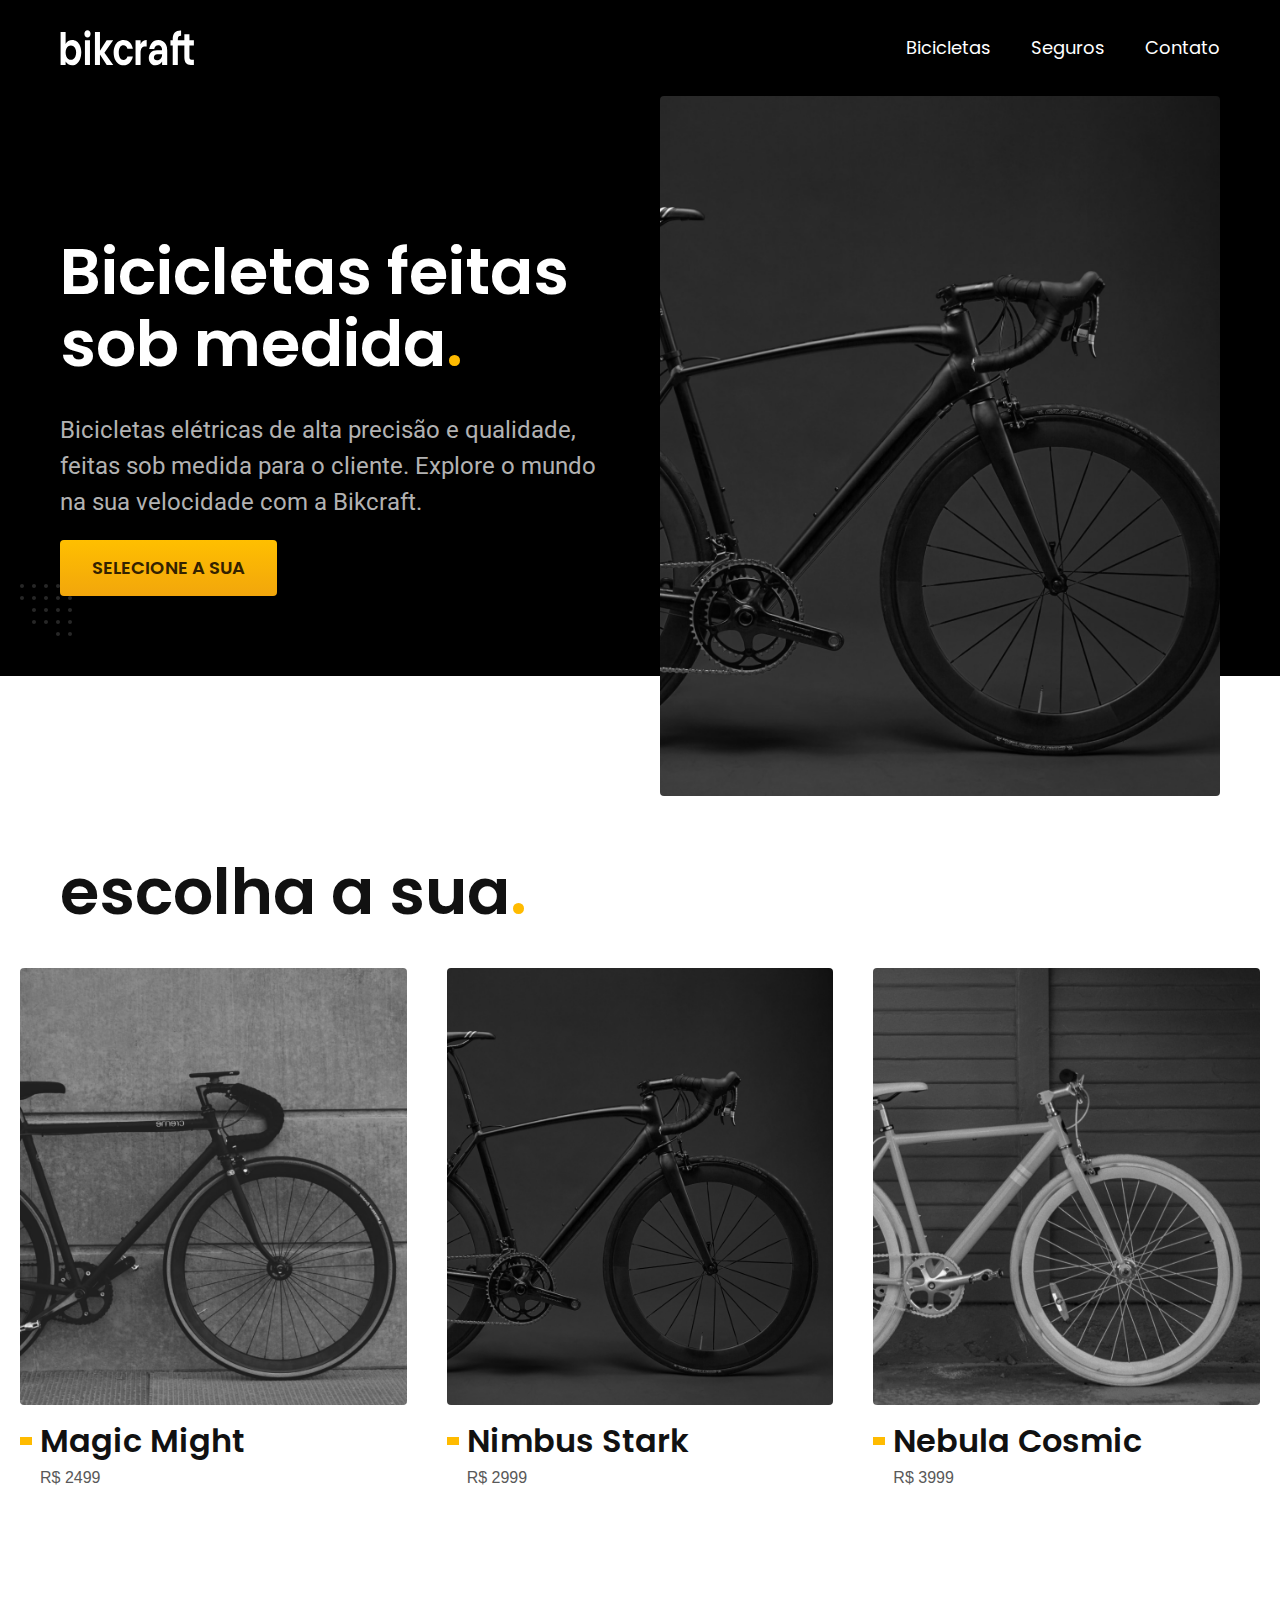
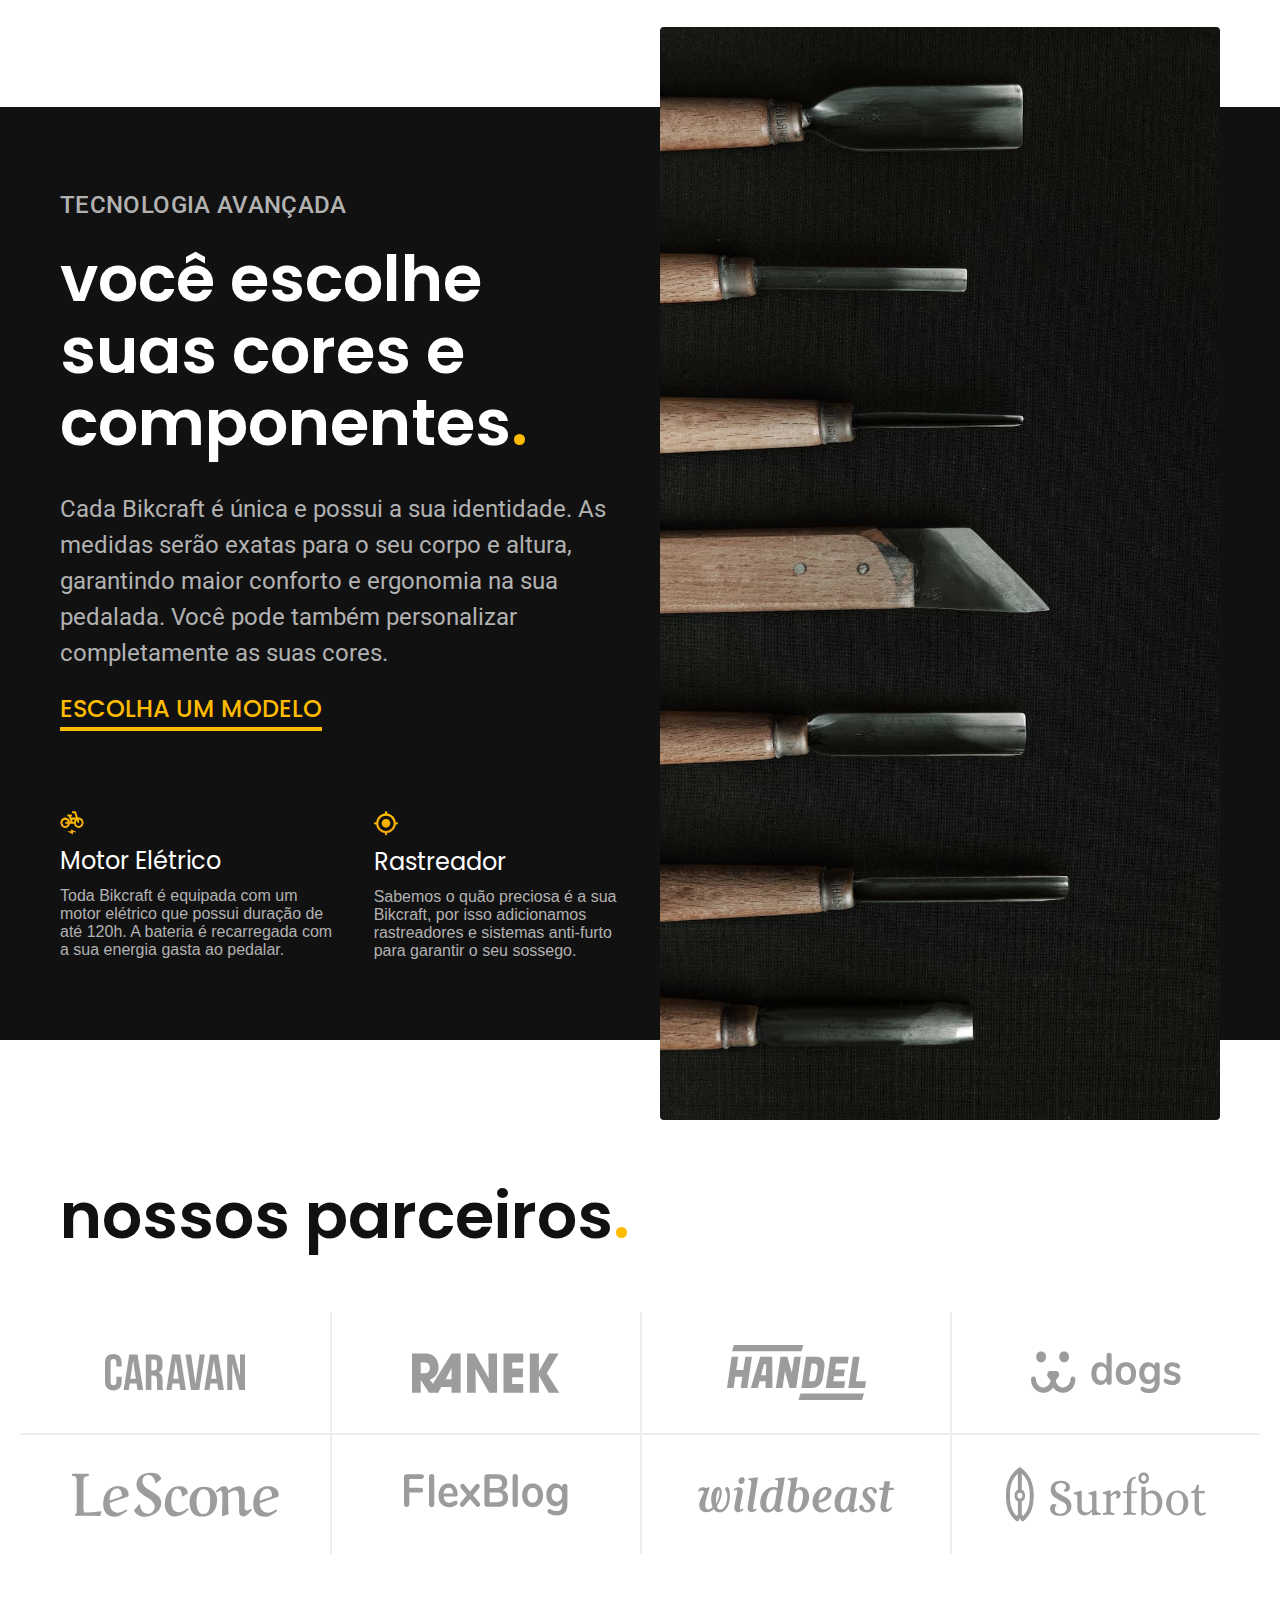
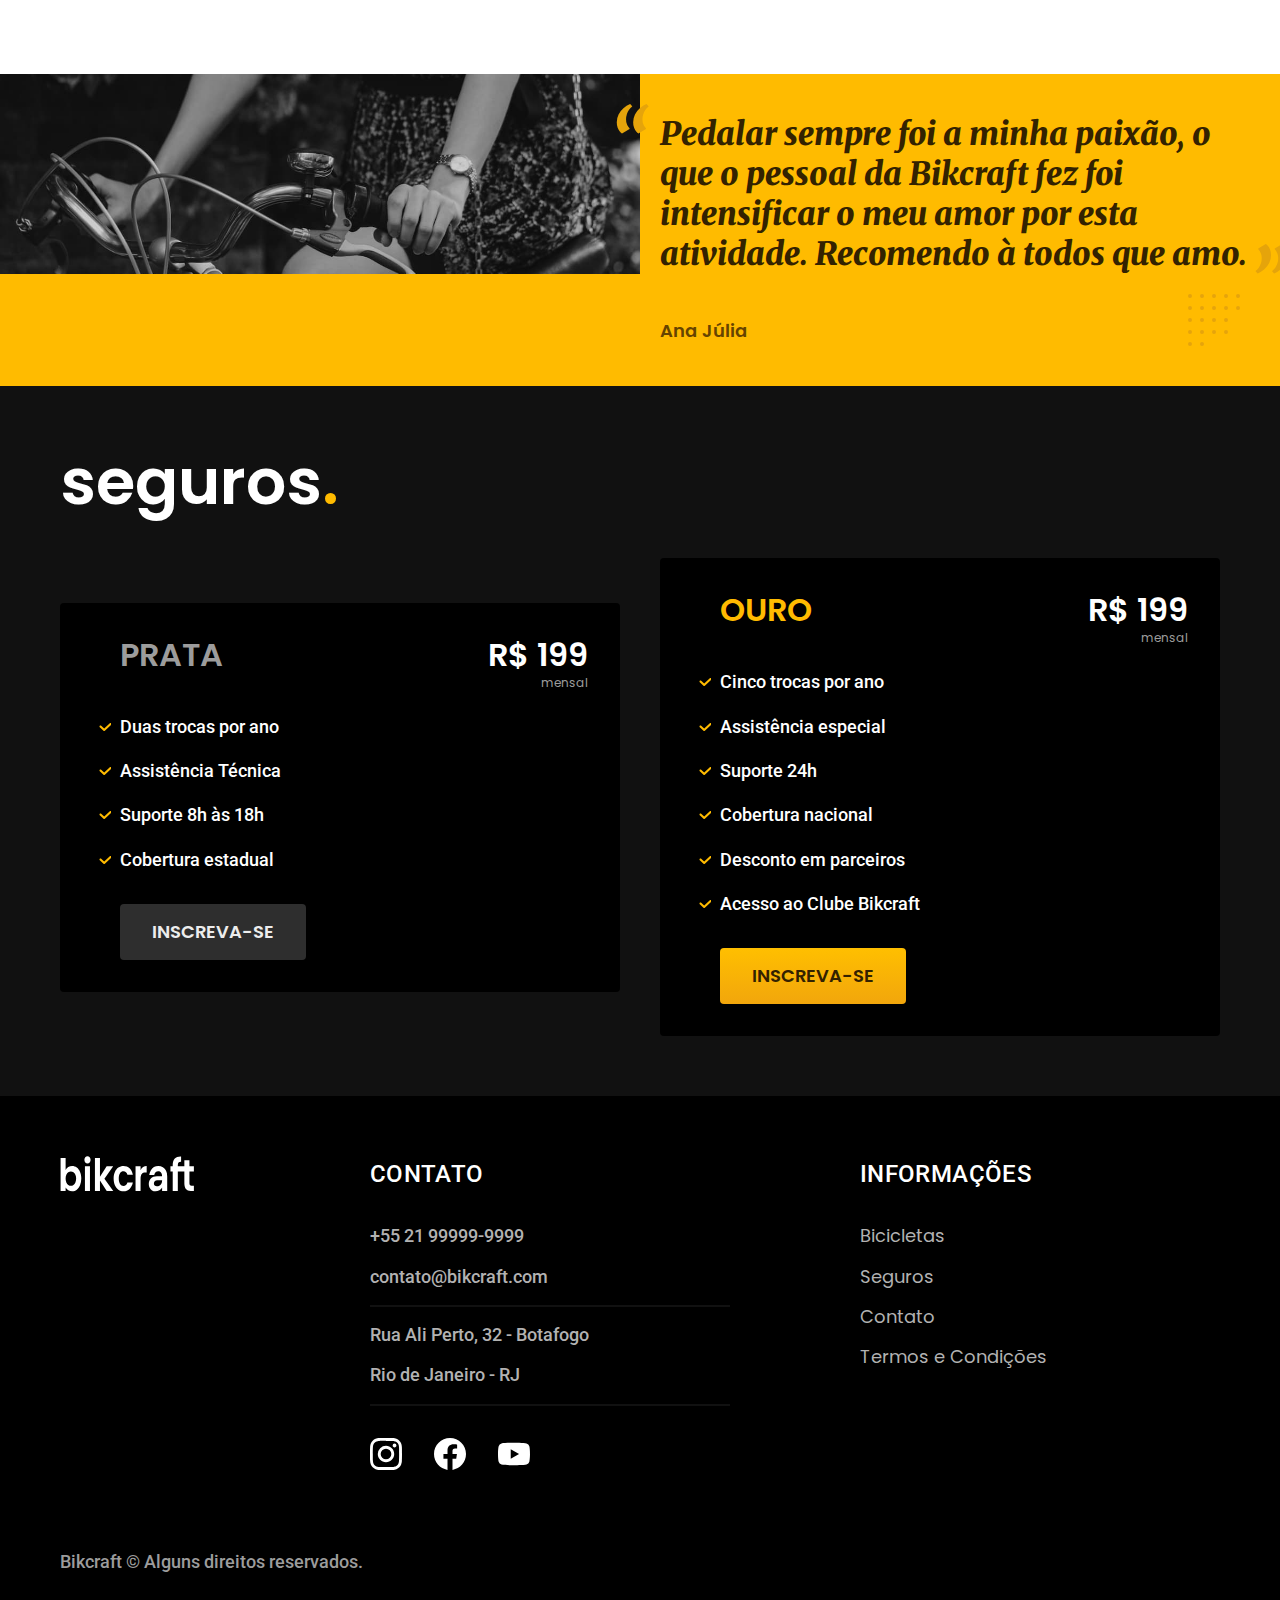
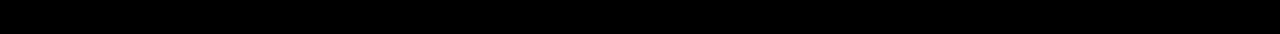
<file: index.html>
<!DOCTYPE html>

<html lang="pt-br">

<head>
  <meta charset="UTF-8">
  <meta name="viewport" content="width=device-width, initial-scale=1.0">
  <title>Bikcraft - Bicicletas Elétricas</title>
  <meta name="description" content="Bicicletas elétricas de alta precisão e qualidade,  feitas sob medida para o cliente. Explore o mundo na sua velocidade com a Bikcraft.">

  <link rel="icon" href="./img/favicon.svg" type="image/svg+xml">
  <link rel="preload" href="./CSS/style.min.css
" as="style">
  <link rel="stylesheet" href="./CSS/style.min.css
">


  <link rel="preconnect" href="https://fonts.googleapis.com">
  <link rel="preconnect" href="https://fonts.gstatic.com" crossorigin>
  <link href="https://fonts.googleapis.com/css2?family=Fira+Sans:wght@400;700&family=Merriweather:ital,wght@1,900&family=Poppins:wght@400;600&family=Roboto:wght@400;500&display=swap" rel="stylesheet">

  <script>
    document.documentElement.classList.add('js');
  </script>
</head>

<body>
  <header class="header-bg">
    <div class="header container">
      <a href="./">
        <img width="134" height="36" src="/img/bikcraft.svg" alt="Bikcraft">
      </a>
      <nav aria-label="primaria">
        <ul class="header-menu font-1-m cor-0">
          <li><a href="./bicicletas.html">Bicicletas</a></li>
          <li><a href="./seguros.html">Seguros</a></li>
          <li><a href="./contato.html">Contato</a></li>
        </ul>
      </nav>
    </div>
  </header>

  <main class="introducao-bg">
    <div class="introducao container">
      <div class="introducao-conteudo">
        <h1 class="font-1-xxl cor-0 fadeInDown" data-anime="200">Bicicletas feitas sob medida<span class="cor-p1">.</span></h1>
        <p class="font-2-l cor-5 fadeInDown" data-anime="400">Bicicletas elétricas de alta precisão e qualidade, feitas sob medida para o cliente. Explore o mundo na sua velocidade com a Bikcraft.</p>
        <a class="botao fadeInDown" data-anime="600" href="./bicicletas.html">Selecione a sua</a>
      </div>
      <picture data-anime="800" class="fadeInDown">
        <source media="(max-width: 800px)" srcset="./img/bicicletas/nimbus.jpg">
        <img src="/img/fotos/introdução.jpg" width="1280" height="1600" alt="Bicicleta elétrica preta">
      </picture>
    </div>
  </main>

  <article class="bicicletas-lista">
    <h2 class=" container font-1-xxl">escolha a sua<span class="cor-p1">.</span></h2>

    <ul>
      <li>
        <a href="./bicicletas/magic.html">
          <img src="/img/bicicletas/magic-home.jpg" alt="Bicicleta preta">
          <h3 class="font-1-xl">Magic Might</h3>
          <span class=".font-2-m cor-8">R$ 2499</span>
        </a>
      </li>

      <li>
        <a href="./bicicletas/nimbus.html">
          <img src="/img/bicicletas/nimbus-home.jpg" alt="Bicicleta preta">
          <h3 class="font-1-xl">Nimbus Stark</h3>
          <span class=".font-2-m cor-8">R$ 2999</span>
        </a>
      </li>

      <li>
        <a href="./bicicletas/nebula.html">
          <img src="/img/bicicletas/nebulo-home.jpg" alt="Bicicleta preta">
          <h3 class="font-1-xl">Nebula Cosmic</h3>
          <span class=".font-2-m cor-8">R$ 3999</span>
        </a>
      </li>
    </ul>
  </article>

  <article class="tecnologia-bg">
    <div class="tecnologia container">
      <div class="tecnologia-conteudo">
        <span class="font-2-l-b cor-5">Tecnologia Avançada</span>
        <h2 class="font-1-xxl cor-0">você escolhe suas cores e componentes<span class="cor-p1">.</span></h2>
        <p class="font-2-l cor-5">Cada Bikcraft é única e possui a sua identidade. As medidas serão exatas para o seu corpo e altura, garantindo maior conforto e ergonomia na sua pedalada. Você pode também personalizar completamente as suas cores.</p>
        <a class="link" href="./bicicletas.html">Escolha um modelo</a>
        <div class="tecnologia-vantagens">
          <div>
            <img src="./img/ícones/Elétrica.svg" width="24" height="24" alt="">
            <h3 class="font-1-l cor-0">Motor Elétrico</h3>
            <p class=".font-2-s cor-5">Toda Bikcraft é equipada com um motor elétrico que possui duração de até 120h. A bateria é recarregada com a sua energia gasta ao pedalar.</p>
          </div>
          <div>
            <img src="./img/ícones/rastreador.svg" alt="">
            <h3 class=" font-1-l cor-0">Rastreador</h3>
            <p class=".font-2-s cor-5">Sabemos o quão preciosa é a sua Bikcraft, por isso adicionamos rastreadores e sistemas anti-furto para garantir o seu sossego.</p>
          </div>
        </div>
      </div>
      <div class="tecnologia-imagem">
        <img src="./img/fotos/otimizadas/tecnologia.jpg" alt="">
      </div>
    </div>
    </div>
  </article>

  <section class="parceiros" aria-label="Nossos Parceiros">
    <h2 class=" container font-1-xxl">nossos parceiros<span class="cor-p1">.</span></h2>
    <ul>
      <li><img src="./parceiros/caravan.svg" alt="caravan"></li>
      <li><img src="./parceiros/ranek.svg" alt="ranek"></li>
      <li><img src="./parceiros/handel.svg" alt="handel"></li>
      <li><img src="./parceiros/dogs.svg" alt="dogs"></li>
      <li><img src="./parceiros/Group.svg" alt="lescone"></li>
      <li><img src="./parceiros/flexblog.svg" alt="flexblog"></li>
      <li><img src="./parceiros/wildbeast.svg" alt="wildbeast"></li>
      <li><img src="./parceiros/surfbot.svg" alt="surfbot"></li>
    </ul>
  </section>

  <section class="depoimento" aria-label="Depoimento">
    <div>
      <img src="./img/fotos/otimizadas/depoimento.jpg" alt="Pessoa pedalando uma bicicleta Bikcraft">
    </div>
    <div class="depoimento-conteudo">
      <blockquote class="font-1-xl cor-p5">
        <p>Pedalar sempre foi a minha paixão, o que o pessoal da Bikcraft fez foi intensificar o meu amor por esta atividade. Recomendo à todos que amo.</p>
        <span class="font-1-m-b cor-p4">Ana Júlia</span>
      </blockquote>
    </div>
  </section>

  <article class="seguros-bg">
    <div class="seguros container">
      <h2 class=" font-1-xxl cor-0">seguros<span class="cor-p1">.</span></h2>
      <div class="seguros-item">
        <h3 class="font-1-xl cor-6">PRATA</h3>
        <span class="font-1-xl cor-0">R$ 199 <span class="font-1-xs cor-6">mensal</span></span>
        <ul class="font-2-m cor-0">
          <li>Duas trocas por ano</li>
          <li>Assistência Técnica</li>
          <li>Suporte 8h às 18h</li>
          <li>Cobertura estadual</li>
        </ul>
        <a class="botao secundario" href="./orcamento.html">Inscreva-se</a>
      </div>

      <div class="seguros-item">
        <h3 class="font-1-xl cor-p1">OURO</h3>
        <span class="font-1-xl cor-0">R$ 199 <span class="font-1-xs cor-6">mensal</span></span>
        <ul class="font-2-m cor-0">
          <li>Cinco trocas por ano</li>
          <li>Assistência especial</li>
          <li>Suporte 24h</li>
          <li>Cobertura nacional</li>
          <li>Desconto em parceiros</li>
          <li>Acesso ao Clube Bikcraft</li>
        </ul>
        <a class="botao" href="./orcamento.html">Inscreva-se</a>
      </div>
    </div>
  </article>

  <footer class="footer-bg">
    <div class="footer container">
      <img src="./img/bikcraft.svg" alt="Bikcraft">
      <div class="footer-contato">
        <h3 class="font-2-l-b cor-0">CONTATO</h3>
        <ul class="font-2-m cor-5">
          <li><a href="tel:+55 21 99999-9999">+55 21 99999-9999</a></li>
          <li><a href="mailto:contato@bikcraft.com">contato@bikcraft.com</a></li>
          <li>Rua Ali Perto, 32 - Botafogo</li>
          <li>Rio de Janeiro - RJ</li>
        </ul>
        <div class="footer-redes">
          <a href="./">
            <img src="./img/redes/otimizadas/instagram.svg" alt="Instagram">
          </a>
          <a href="./">
            <img src="./img/redes/otimizadas/facebook.svg" alt="Facebok">
          </a>
          <a href="./">
            <img src="./img/redes/otimizadas/youtube.svg" alt="Youtube">
          </a>
        </div>
      </div>
      <div class="footer-informacoes">
        <h3 class="font-2-l-b cor-0">INFORMAÇÕES</h3>
        <nav>
          <ul class="font-1-m cor-5">
            <li><a href="./bicicletas.html">Bicicletas</a></li>
            <li><a href="./seguros.html">Seguros</a></li>
            <li><a href="./contato.html">Contato</a></li>
            <li><a href="./termos.html">Termos e Condições</a></li>
          </ul>
        </nav>
      </div>
      <p class="footer-copy font-2-m cor-6">Bikcraft © Alguns direitos reservados.</p>
    </div>
    </div>

  </footer>
  <script src="./js/plugins/simple-anime.js"></script>
  <script src="./js/script.js"></script>
</body>

</html>
</file>
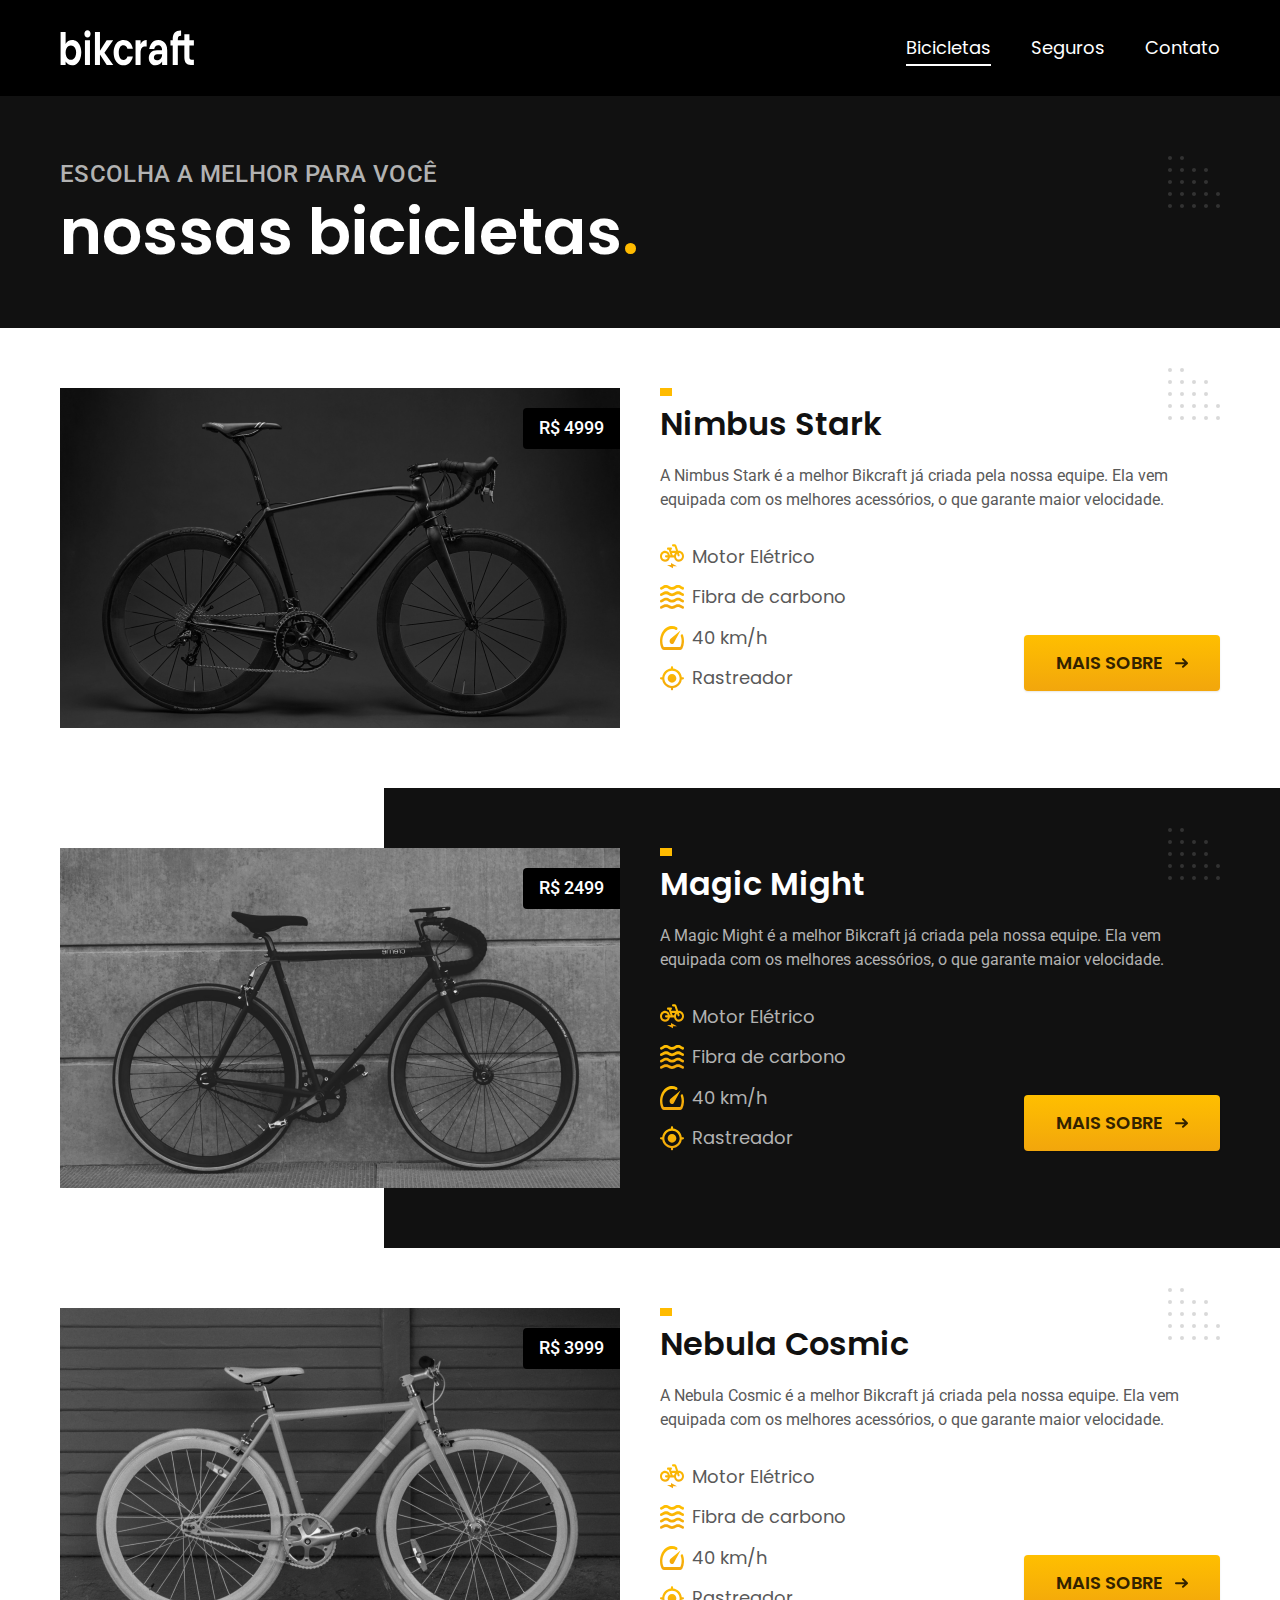
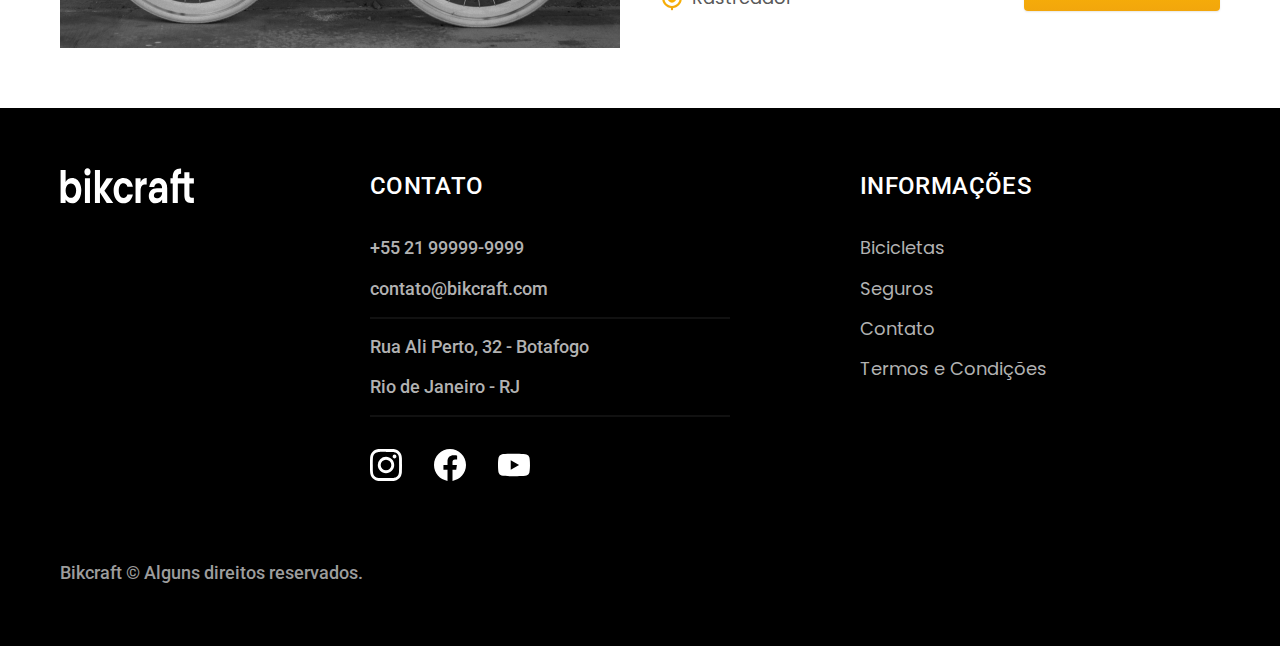
<file: bicicletas.html>
<!DOCTYPE html>

<html lang="pt-br">

<head>
  <meta charset="UTF-8">
  <meta name="viewport" content="width=device-width, initial-scale=1.0">
  <title>Bicicletas | Bikcraft</title>
  <meta name="description" content="Termos e cxondições.">

  <link rel="icon" href="./img/favicon.svg" type="image/svg+xml">
  <link rel="preload" href="./CSS/style.min.css
" as="style">
  <link rel="stylesheet" href="./CSS/style.min.css
">
  <link rel="preconnect" href="https://fonts.googleapis.com">
  <link rel="preconnect" href="https://fonts.gstatic.com" crossorigin>
  <link href="https://fonts.googleapis.com/css2?family=Fira+Sans:wght@400;700&family=Merriweather:ital,wght@1,900&family=Poppins:wght@400;600&family=Roboto:wght@400;500&display=swap" rel="stylesheet">
  <script>
    document.documentElement.classList.add('js');
  </script>
</head>

<body id=bicicletas">
  <header class="header-bg">
    <div class="header container">
      <a href="./">
        <img src="/img/bikcraft.svg" alt="Bikcraft">
      </a>
      <nav aria-label="primaria">
        <ul class="header-menu font-1-m cor-0">
          <li><a href="./bicicletas.html">Bicicletas</a></li>
          <li><a href="./seguros.html">Seguros</a></li>
          <li><a href="./contato.html">Contato</a></li>
        </ul>
      </nav>
    </div>
  </header>

  <main>
    <div class="titulo-bg">
      <div class="titulo container">
        <p class="font-2-l-b cor-5">Escolha a melhor para você</p>
        <h1 class="font-1-xxl cor-0">nossas bicicletas<span class="cor-p1">.</span></h1>
      </div>
    </div>
    <div>
      <div class="bicicletas container">
        <div class="bicicletas-imagem">
          <img src="./img/bicicletas/nimbus.jpg" alt="Bicicleta preta">
          <span class="font-2-m cor-0">R$ 4999</span>
        </div>
        <div class="bicicletas-conteudo">
          <h2 class="font-1-xl">Nimbus Stark</h2>
          <p class="font-2-s cor-8">A Nimbus Stark é a melhor Bikcraft já criada pela nossa equipe. Ela vem equipada com os melhores acessórios, o que garante maior velocidade.</p>
          <ul class="font-1-m cor-8">
            <li><img src="./img/ícones/Elétrica.svg" alt="">Motor Elétrico</li>
            <li><img src="./img/ícones/carbono.svg" alt="">Fibra de carbono</li>
            <li><img src="./img/ícones/velocidade.svg" alt="">40 km/h</li>
            <li><img src="./img/ícones/rastreador.svg" alt="">Rastreador</li>
          </ul>
          <a class="botao seta" href="./bicicletas/nimbus.html">Mais sobre</a>
        </div>
      </div>
    </div>

    <div class="bicicletas-bg">
      <div class="bicicletas container">
        <div class="bicicletas-imagem">
          <img src="./img/bicicletas/magic.jpg" alt="Bicicleta preta">
          <span class="font-2-m cor-0">R$ 2499</span>
        </div>
        <div class="bicicletas-conteudo">
          <h2 class="font-1-xl cor-0">Magic Might</h2>
          <p class="font-2-s cor-5">A Magic Might é a melhor Bikcraft já criada pela nossa equipe. Ela vem equipada com os melhores acessórios, o que garante maior velocidade.</p>
          <ul class="font-1-m cor-5">
            <li><img src="./img/ícones/Elétrica.svg" alt="">Motor Elétrico</li>
            <li><img src="./img/ícones/carbono.svg" alt="">Fibra de carbono</li>
            <li><img src="./img/ícones/velocidade.svg" alt="">40 km/h</li>
            <li><img src="./img/ícones/rastreador.svg" alt="">Rastreador</li>
          </ul>
          <a class="botao seta" href="./bicicletas/magic.html">Mais sobre</a>
        </div>
      </div>
    </div>

    <div>
      <div class="bicicletas container">
        <div class="bicicletas-imagem">
          <img src="./img/bicicletas/nebula.jpg" alt="Bicicleta preta">
          <span class="font-2-m cor-0">R$ 3999</span>
        </div>
        <div class="bicicletas-conteudo">
          <h2 class="font-1-xl">Nebula Cosmic</h2>
          <p class="font-2-s cor-8">A Nebula Cosmic é a melhor Bikcraft já criada pela nossa equipe. Ela vem equipada com os melhores acessórios, o que garante maior velocidade.</p>
          <ul class="font-1-m cor-8">
            <li><img src="./img/ícones/Elétrica.svg" alt="">Motor Elétrico</li>
            <li><img src="./img/ícones/carbono.svg" alt="">Fibra de carbono</li>
            <li><img src="./img/ícones/velocidade.svg" alt="">40 km/h</li>
            <li><img src="./img/ícones/rastreador.svg" alt="">Rastreador</li>
          </ul>
          <a class="botao seta" href="./bicicletas/nebula.html">Mais sobre</a>
        </div>
      </div>
    </div>
  </main>



  <footer class="footer-bg">
    <div class="footer container">
      <img src="./img/bikcraft.svg" alt="Bikcraft">
      <div class="footer-contato">
        <h3 class="font-2-l-b cor-0">CONTATO</h3>
        <ul class="font-2-m cor-5">
          <li><a href="tel:+55 21 99999-9999">+55 21 99999-9999</a></li>
          <li><a href="mailto:contato@bikcraft.com">contato@bikcraft.com</a></li>
          <li>Rua Ali Perto, 32 - Botafogo</li>
          <li>Rio de Janeiro - RJ</li>
        </ul>
        <div class="footer-redes">
          <a href="./">
            <img src="./img/redes/otimizadas/instagram.svg" alt="Instagram">
          </a>
          <a href="./">
            <img src="./img/redes/otimizadas/facebook.svg" alt="Facebok">
          </a>
          <a href="./">
            <img src="./img/redes/otimizadas/youtube.svg" alt="Youtube">
          </a>
        </div>
      </div>
      <div class="footer-informacoes">
        <h3 class="font-2-l-b cor-0">INFORMAÇÕES</h3>
        <nav>
          <ul class="font-1-m cor-5">
            <li><a href="./bicicletas.html">Bicicletas</a></li>
            <li><a href="./seguros.html">Seguros</a></li>
            <li><a href="./contato.html">Contato</a></li>
            <li><a href="./termos.html">Termos e Condições</a></li>
          </ul>
        </nav>
      </div>
      <p class="footer-copy font-2-m cor-6">Bikcraft © Alguns direitos reservados.</p>
    </div>
    </div>

  </footer>
  <script src="./js/script.js"></script>
</body>

</html>
</file>
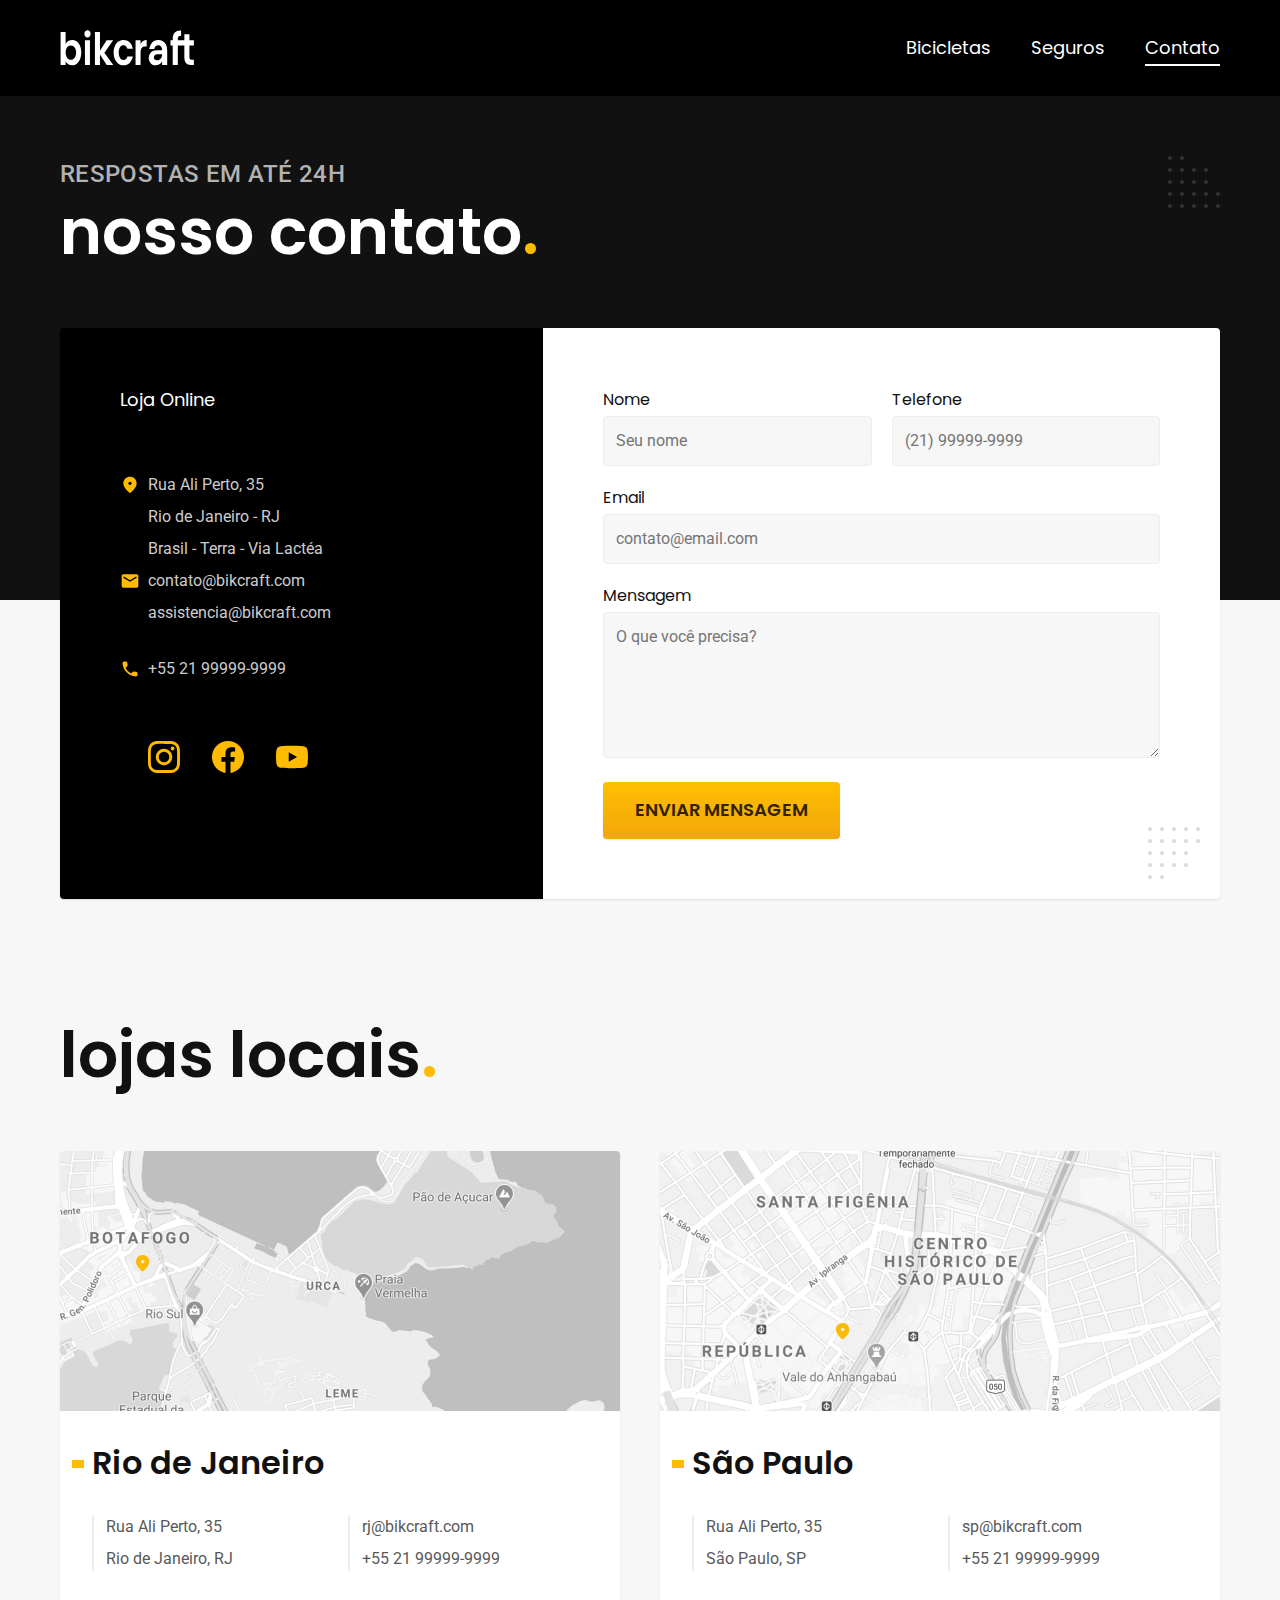
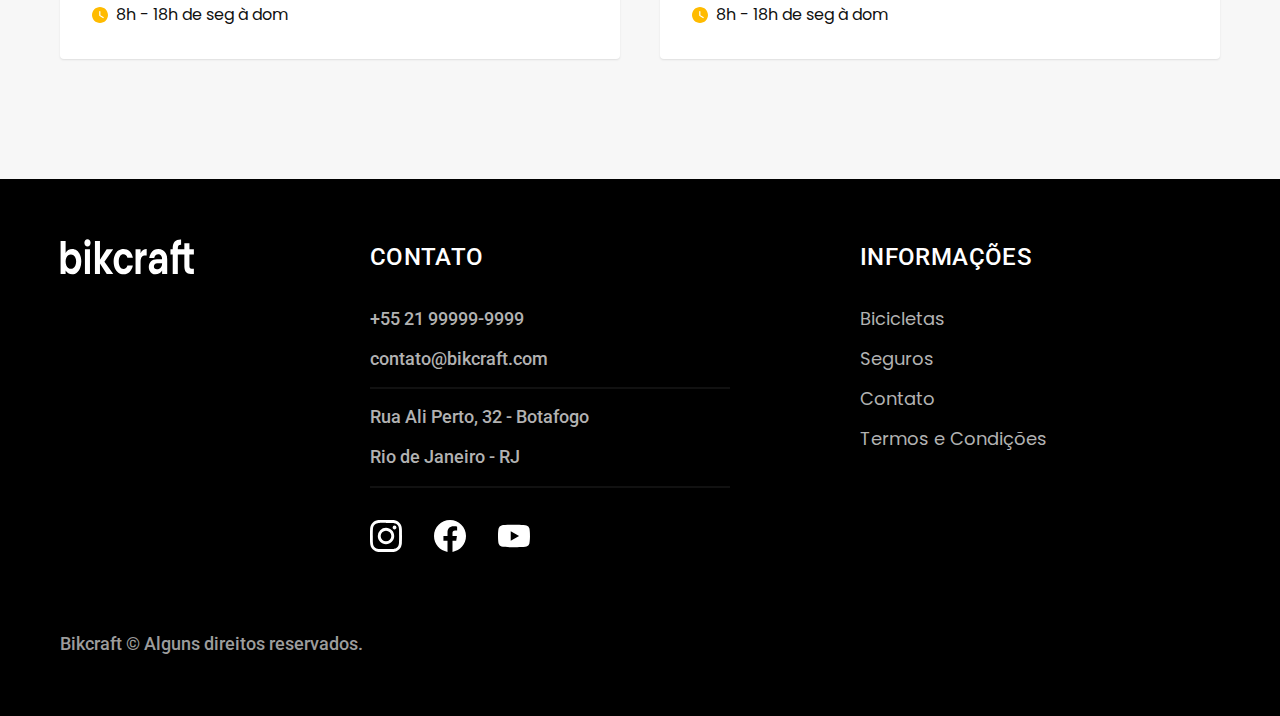
<file: contato.html>
<!DOCTYPE html>

<html lang="pt-br">

<head>
  <meta charset="UTF-8">
  <meta name="viewport" content="width=device-width, initial-scale=1.0">
  <title>Contato | Bikcraft</title>
  <meta name="description" content="Contato.">

  <link rel="icon" href="./img/favicon.svg" type="image/svg+xml">
  <link rel="preload" href="./CSS/style.min.css
" as="style">
  <link rel="stylesheet" href="./CSS/style.min.css
">
  <link rel="preconnect" href="https://fonts.googleapis.com">
  <link rel="preconnect" href="https://fonts.gstatic.com" crossorigin>
  <link href="https://fonts.googleapis.com/css2?family=Fira+Sans:wght@400;700&family=Merriweather:ital,wght@1,900&family=Poppins:wght@400;600&family=Roboto:wght@400;500&display=swap" rel="stylesheet">
  <script>
    document.documentElement.classList.add('js');
  </script>
</head>

<body id="contato">
  <header class="header-bg">
    <div class="header container">
      <a href="./">
        <img src="/img/bikcraft.svg" alt="Bikcraft">
      </a>
      <nav aria-label="primaria">
        <ul class="header-menu font-1-m cor-0">
          <li><a href="./bicicletas.html">Bicicletas</a></li>
          <li><a href="./seguros.html">Seguros</a></li>
          <li><a href="./contato.html">Contato</a></li>
        </ul>
      </nav>
    </div>
  </header>

  <main>
    <div class="titulo-bg">
      <div class="titulo container">
        <p class="font-2-l-b cor-5">respostas em até 24h</p>
        <h1 class="font-1-xxl cor-0">nosso contato<span class="cor-p1">.</span></h1>
      </div>
    </div>

    <div class="contato container">
      <section class="contato-dados" aria-label="Endereço">
        <h2 class="font-1-m cor-0">Loja Online</h2>
        <div class="contato-endereco font-2-s cor-4">
          <p>Rua Ali Perto, 35</p>
          <p>Rio de Janeiro - RJ</p>
          <p>Brasil - Terra - Via Lactéa</p>
          <address class="contato-meios font-2-s cor-4">
            <a href="mailto:contato@bikcraft.com">contato@bikcraft.com</a>
            <a href="mailto:assistencia@bikcraft.com">assistencia@bikcraft.com</a>
            <a href="tel:+552199999-9999">+55 21 99999-9999</a>
          </address>
          <div class="contato-rede">
            <a href="./">
              <img src="./img/redes/otimizadas/instagram-p.svg" alt="Instagram">
            </a>
            <a href="./">
              <img src="./img/redes/otimizadas/facebook-p.svg" alt="Facebok">
            </a>
            <a href="./">
              <img src="./img/redes/otimizadas/youtube-p.svg" alt="Youtube">
            </a>
          </div>
      </section>
      <section class="contato-formulario" aria-label="Formulário">
        <form class="form" action="./contato.html">
          <div>
            <label for="nome">Nome</label>
            <input type="text" id="nome" name="nome" placeholder="Seu nome">
          </div>
          <div>
            <label for="telefone">Telefone</label>
            <input type="text" id="telefone" name="telefone" placeholder="(21) 99999-9999">
          </div>
          <div class="col-2">
            <label for="email">Email</label>
            <input type="email" id="email" name="email" placeholder="contato@email.com">
          </div>
          <div class="col-2">
            <label for="mensagem">Mensagem</label>
            <textarea rows="5" id="mensagem" name="mensagem" placeholder="O que você precisa?"></textarea>
          </div>
          <button class="botao col-2">Enviar mensagem</button>
        </form>
      </section>
    </div>
  </main>

  <article class="lojas container">
    <h2 class="font-1-xxl">lojas locais<span class="cor-p1">.</span></h2>
    <div class="lojas-item">
      <img src="./img/lojas/otimizadas/rj.jpg" alt="mapa marcando o endereço em Rua Ali Perto,25 - Rio de Janeiro - RJ">
      <div class="lojas-conteudo">
        <h3 class="font-1-xl">Rio de Janeiro</h3>
        <div class="lojas-dados font-2-s cor-8">
          <p>Rua Ali Perto, 35</p>
          <p>Rio de Janeiro, RJ</p>
        </div>
        <div class="lojas-dados font-2-s cor-8">
          <a href="mailto:rio@bikcraft.com">rj@bikcraft.com</a>
          <a href="tel:+552199999-9999">+55 21 99999-9999</a>
        </div>
        <p class="lojas-tempo font-1-s"> <img src="./img/ícones/otimizadas/relógio.svg" alt=""> 8h - 18h de seg à dom</p>
      </div>
    </div>
    <div class="lojas-item">
      <img src="./img/lojas/otimizadas/sp.jpg" alt="mapa marcando o endereço em Rua Ali Perto,25 - São Paulo - SP">
      <div class="lojas-conteudo">
        <h3 class="font-1-xl">São Paulo</h3>
        <div class="lojas-dados font-2-s cor-8">
          <p>Rua Ali Perto, 35</p>
          <p>São Paulo, SP</p>
        </div>

        <div class="lojas-dados font-2-s cor-8">
          <a href="mailto:rio@bikcraft.com">sp@bikcraft.com</a>
          <a href="tel:+552199999-9999">+55 21 99999-9999</a>
        </div>
        <p class="lojas-tempo font-1-s"> <img src="./img/ícones/otimizadas/relógio.svg" alt=""> 8h - 18h de seg à dom</p>
      </div>
    </div>
  </article>

  <footer class="footer-bg">
    <div class="footer container">
      <img src="./img/bikcraft.svg" alt="Bikcraft">
      <div class="footer-contato">
        <h3 class="font-2-l-b cor-0">CONTATO</h3>
        <ul class="font-2-m cor-5">
          <li><a href="tel:+55 21 99999-9999">+55 21 99999-9999</a></li>
          <li><a href="mailto:contato@bikcraft.com">contato@bikcraft.com</a></li>
          <li>Rua Ali Perto, 32 - Botafogo</li>
          <li>Rio de Janeiro - RJ</li>
        </ul>
        <div class="footer-redes">
          <a href="./">
            <img src="./img/redes/otimizadas/instagram.svg" alt="Instagram">
          </a>
          <a href="./">
            <img src="./img/redes/otimizadas/facebook.svg" alt="Facebok">
          </a>
          <a href="./">
            <img src="./img/redes/otimizadas/youtube.svg" alt="Youtube">
          </a>
        </div>
      </div>
      <div class="footer-informacoes">
        <h3 class="font-2-l-b cor-0">INFORMAÇÕES</h3>
        <nav>
          <ul class="font-1-m cor-5">
            <li><a href="./bicicletas.html">Bicicletas</a></li>
            <li><a href="./seguros.html">Seguros</a></li>
            <li><a href="./contato.html">Contato</a></li>
            <li><a href="./termos.html">Termos e Condições</a></li>
          </ul>
        </nav>
      </div>
      <p class="footer-copy font-2-m cor-6">Bikcraft © Alguns direitos reservados.</p>
    </div>
    </div>
  </footer>
  <script src="./js/script.js"></script>
</body>

</html>
</file>
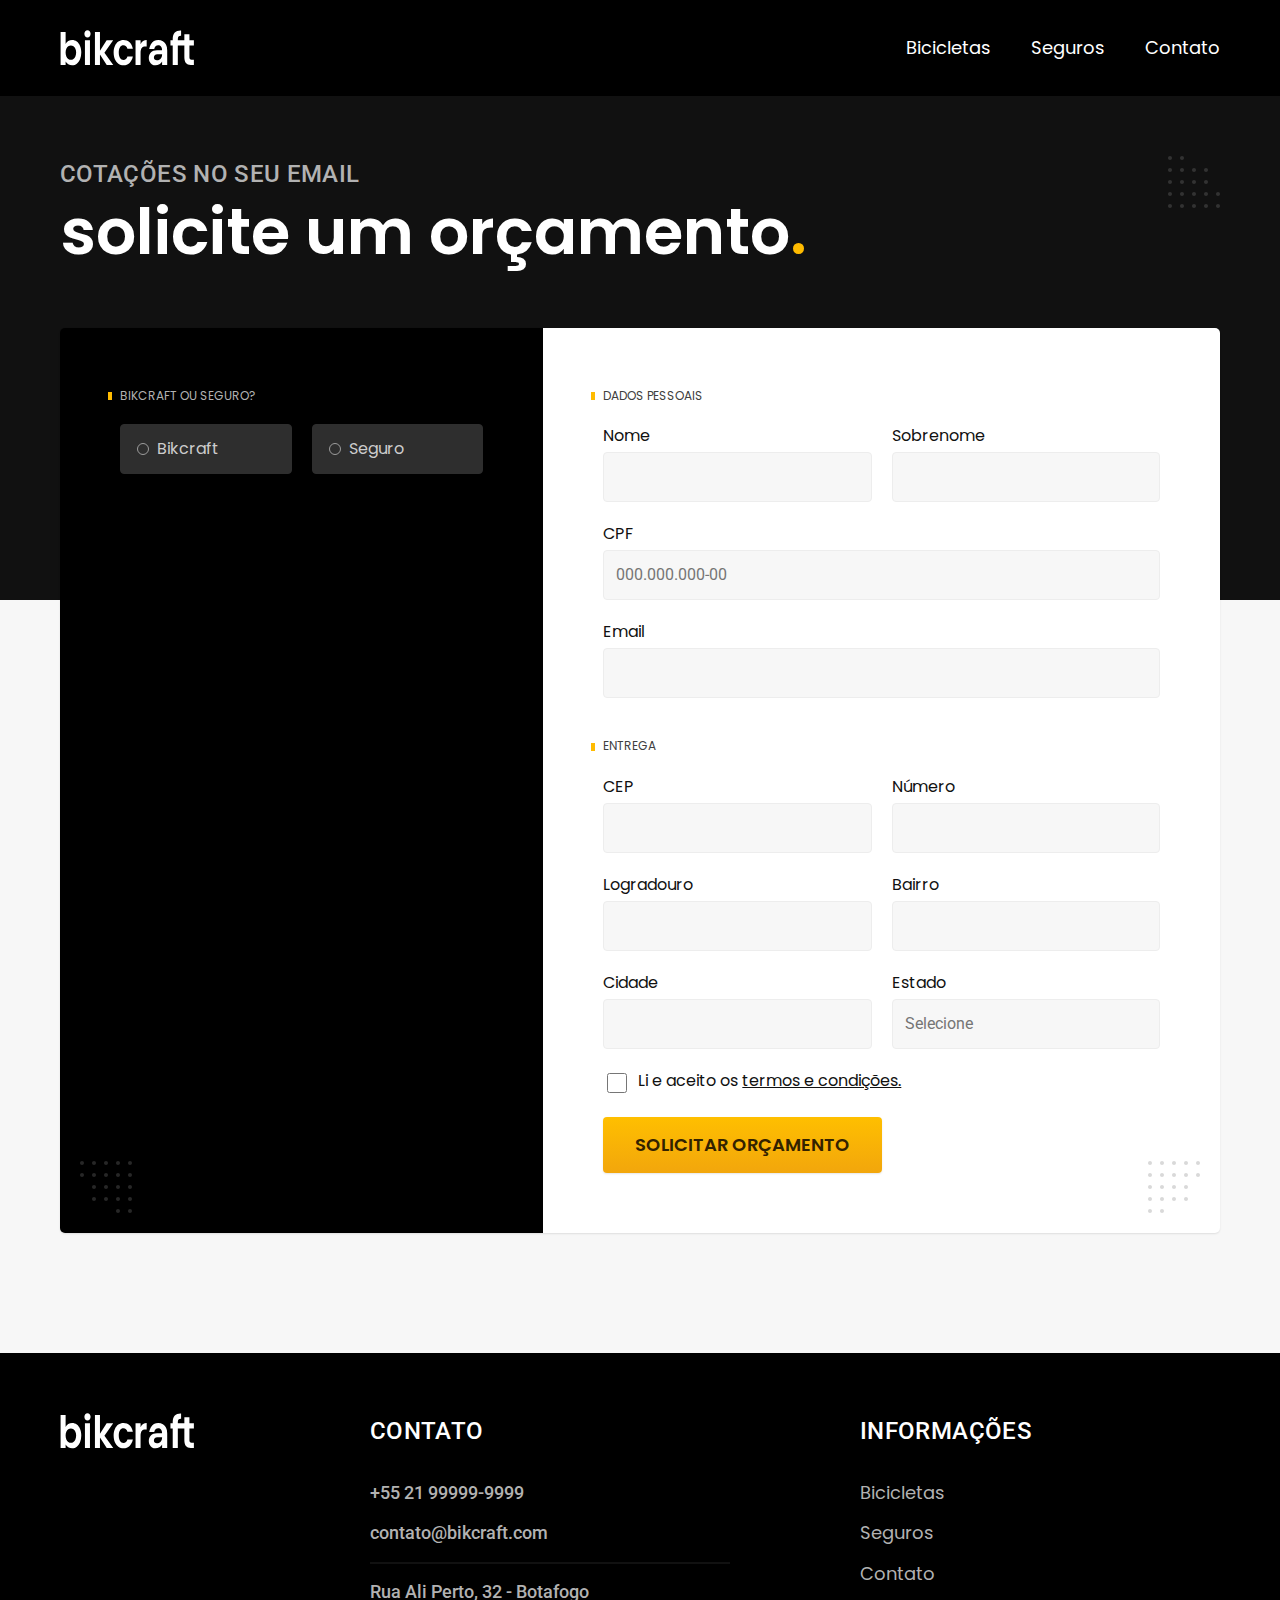
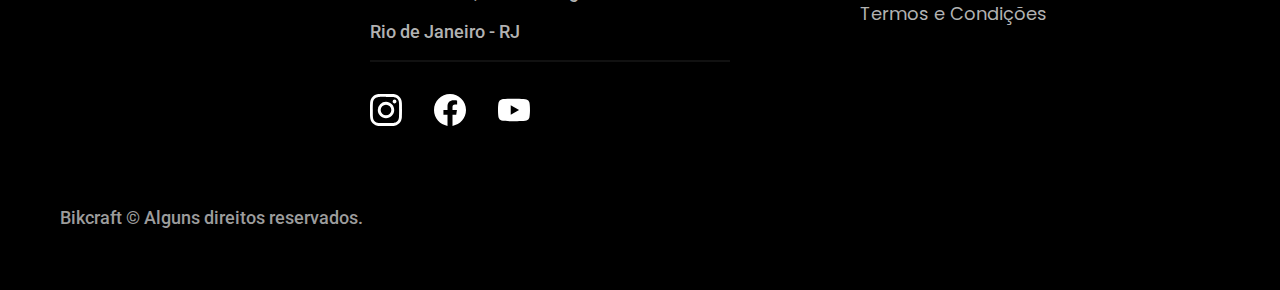
<file: orcamento.html>
<!DOCTYPE html>

<html lang="pt-br">

<head>
  <meta charset="UTF-8">
  <meta name="viewport" content="width=device-width, initial-scale=1.0">
  <title>Orçamento | Bikcraft</title>
  <meta name="description" content="Orçamento.">

  <link rel="icon" href="./img/favicon.svg" type="image/svg+xml">
  <link rel="preload" href="./CSS/style.min.css
" as="style">
  <link rel="stylesheet" href="./CSS/style.min.css
">
  <link rel="preconnect" href="https://fonts.googleapis.com">
  <link rel="preconnect" href="https://fonts.gstatic.com" crossorigin>
  <link href="https://fonts.googleapis.com/css2?family=Fira+Sans:wght@400;700&family=Merriweather:ital,wght@1,900&family=Poppins:wght@400;600&family=Roboto:wght@400;500&display=swap" rel="stylesheet">
  <script>
    document.documentElement.classList.add('js');
  </script>
</head>

<body id="orcamento">
  <header class="header-bg">
    <div class="header container">
      <a href="./">
        <img src="/img/bikcraft.svg" alt="Bikcraft">
      </a>
      <nav aria-label="primaria">
        <ul class="header-menu font-1-m cor-0">
          <li><a href="./bicicletas.html">Bicicletas</a></li>
          <li><a href="./seguros.html">Seguros</a></li>
          <li><a href="./contato.html">Contato</a></li>
        </ul>
      </nav>
    </div>
  </header>

  <main>
    <div class="titulo-bg">
      <div class="titulo container">
        <p class="font-2-l-b cor-5">cotações no seu email</p>
        <h1 class="font-1-xxl cor-0">solicite um orçamento<span class="cor-p1">.</span></h1>
      </div>
    </div>

    <form class="orcamento container" action="./orcamento.html">
      <div class="orcamento-produto">
        <h2 class="font-1-xs cor-5">Bikcraft ou Seguro?</h2>

        <input type="radio" name="tipo" value="bikcraft" id="bikcraft">
        <label for="bikcraft">Bikcraft</label>

        <input type="radio" name="tipo" value="seguro" id="seguro">
        <label for="seguro">Seguro</label>

        <div class="orcamento-conteudo" id="orcamento-bikcraft">
          <h2 class="font-1-xs cor-5">Escolha a sua</h2>

          <input type="radio" name="produto" value="nimbus" id="nimbus">
          <label for="nimbus">Nimbus Stark <span>R$ 4999</span></label>
          <div class="orcamento-detalhes">
            <ul class="font-1-xs cor-8">
              <li><img src="./img/ícones/Elétrica.svg" alt="">Motor Elétrico</li>
              <li><img src="./img/ícones/carbono.svg" alt="">Fibra de carbono</li>
              <li><img src="./img/ícones/otimizadas/rapidez.svg" alt="">50 km/h</li>
              <li><img src="./img/ícones/rastreador.svg" alt="">Rastreador</li>
            </ul>
            <img src="./img/bicicletas/nimbus.jpg" alt="Bicicleta preta">
          </div>

          <input type="radio" name="produto" value="magic" id="magic">
          <label for="magic">Magic Might <span>R$ 2499</span></label>
          <div class="orcamento-detalhes">
            <ul class="font-1-xs cor-8">
              <li><img src="./img/ícones/Elétrica.svg" alt="">Motor Elétrico</li>
              <li><img src="./img/ícones/carbono.svg" alt="">Fibra de carbono</li>
              <li><img src="./img/ícones/otimizadas/rapidez.svg" alt="">45 km/h</li>
              <li><img src="./img/ícones/rastreador.svg" alt="">Rastreador</li>
            </ul>
            <img src="./img/bicicletas/magic.jpg" alt="Bicicleta preta">
          </div>

          <input type="radio" name="produto" value="nebula" id="nebula">
          <label for="nebula">Nebula Cosmic <span>R$ 3999</span></label>

          <div class="orcamento-detalhes">
            <ul class="font-1-xs cor-8">
              <li><img src="./img/ícones/Elétrica.svg" alt="">Motor Elétrico</li>
              <li><img src="./img/ícones/carbono.svg" alt="">Fibra de carbono</li>
              <li><img src="./img/ícones/otimizadas/rapidez.svg" alt="">40 km/h</li>
              <li><img src="./img/ícones/rastreador.svg" alt="">Rastreador</li>
            </ul>
            <img src="./img/bicicletas/nebula.jpg" alt="Bicicleta branca">
          </div>

        </div>

        <div class="orcamento-conteudo" id="orcamento-seguro">
          <h2 class="font-1-xs cor-5">Escolha o plano</h2>

          <input type="radio" name="produto" value="prata" id="prata">
          <label for="prata">Prata <span>R$ 199</span></label>

          <input type="radio" name="produto" value="ouro" id="ouro">
          <label for="ouro">Ouro <span>R$ 299</span></label>
        </div>
      </div>

      <div class="orcamento-dados form">
        <h2 class="font-1-xs cor-9 col-2">dados pessoais</h2>
        <div>
          <label for="nome">Nome</label>
          <input type="text" id="nome" name="nome">
        </div>
        <div>
          <label for="sobrenome">Sobrenome</label>
          <input type="text" id="sobrenome" name="sobrenome">
        </div>
        <div class="col-2">
          <label for="cpf">CPF</label>
          <input type="text" id="cpf" name="cpf" placeholder="000.000.000-00">
        </div>
        <div class="col-2">
          <label for="email">Email</label>
          <input type="email" id="email" name="email">
        </div>
        <h2 class="font-1-xs cor-9 col-2">entrega</h2>
        <div>
          <label for="cep">CEP</label>
          <input type="text" id="cep" name="cep">
        </div>
        <div>
          <label for="numero">Número</label>
          <input type="text" id="numero" name="numero">
        </div>
        <div>
          <label for="logradouro">Logradouro</label>
          <input type="text" id="logradouro" name="logradouro">
        </div>
        <div>
          <label for="bairro">Bairro</label>
          <input type="text" id="bairro" name="bairro">
        </div>
        <div>
          <label for="cidade">Cidade</label>
          <input type="text" id="cidade" name="cidade">
        </div>

        <div>
          <label for="estado">Estado</label>
          <input type="text" id="estado" name="estado" placeholder="Selecione">
        </div>

        <div class="checkbox">
          <input type="checkbox" id="termosecondicoes" name="termosecondicoes" value="termosecondicoes" />
          <label for="termosecondicoes">Li e aceito os <span class="checkbox-item">termos e condições.</span></label>
        </div>

        <button class="botao col-2">Solicitar Orçamento</button>
      </div>
    </form>
  </main>

  <footer class="footer-bg">
    <div class="footer container">
      <img src="./img/bikcraft.svg" alt="Bikcraft">
      <div class="footer-contato">
        <h3 class="font-2-l-b cor-0">CONTATO</h3>
        <ul class="font-2-m cor-5">
          <li><a href="tel:+55 21 99999-9999">+55 21 99999-9999</a></li>
          <li><a href="mailto:contato@bikcraft.com">contato@bikcraft.com</a></li>
          <li>Rua Ali Perto, 32 - Botafogo</li>
          <li>Rio de Janeiro - RJ</li>
        </ul>
        <div class="footer-redes">
          <a href="./">
            <img src="./img/redes/otimizadas/instagram.svg" alt="Instagram">
          </a>
          <a href="./">
            <img src="./img/redes/otimizadas/facebook.svg" alt="Facebok">
          </a>
          <a href="./">
            <img src="./img/redes/otimizadas/youtube.svg" alt="Youtube">
          </a>
        </div>
      </div>
      <div class="footer-informacoes">
        <h3 class="font-2-l-b cor-0">INFORMAÇÕES</h3>
        <nav>
          <ul class="font-1-m cor-5">
            <li><a href="./bicicletas.html">Bicicletas</a></li>
            <li><a href="./seguros.html">Seguros</a></li>
            <li><a href="./contato.html">Contato</a></li>
            <li><a href="./termos.html">Termos e Condições</a></li>
          </ul>
        </nav>
      </div>
      <p class="footer-copy font-2-m cor-6">Bikcraft © Alguns direitos reservados.</p>
    </div>
    </div>

  </footer>
  <script src="./js/script.js"></script>
</body>

</html>
</file>
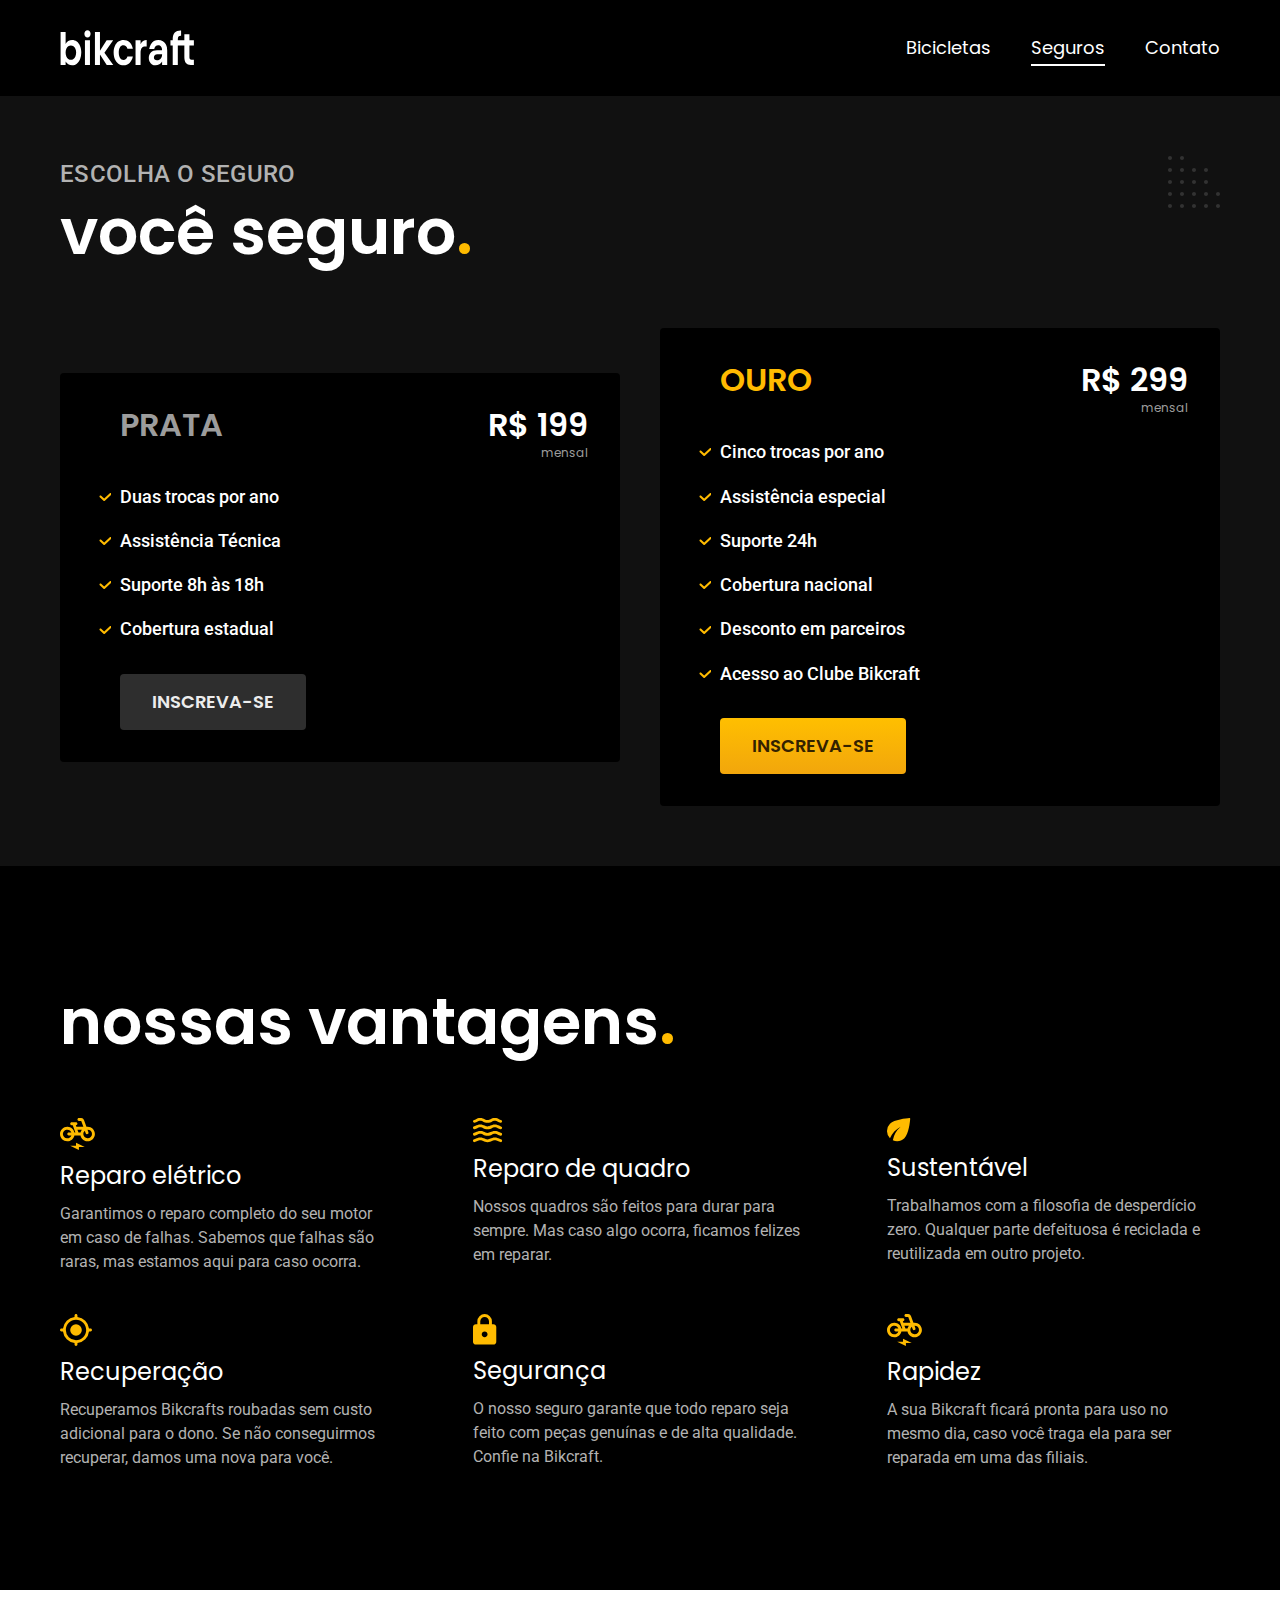
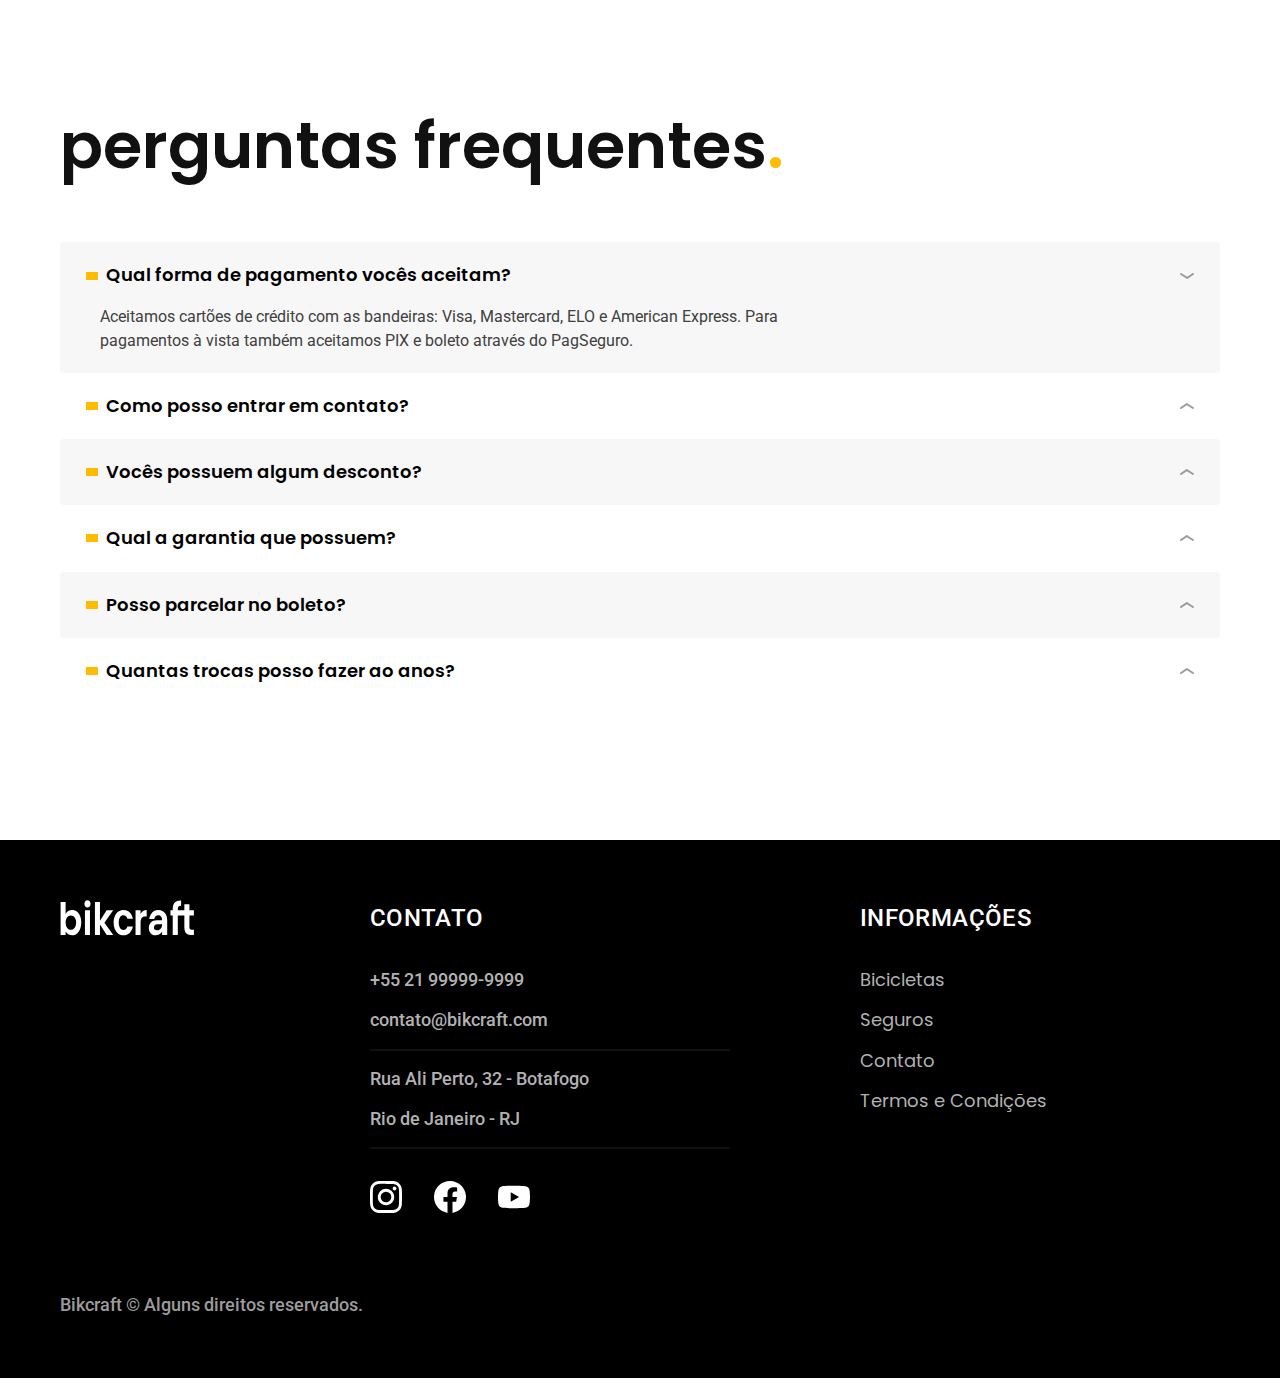
<file: seguros.html>
<!DOCTYPE html>

<html lang="pt-br">

<head>
  <meta charset="UTF-8">
  <meta name="viewport" content="width=device-width, initial-scale=1.0">
  <title>Seguros | Bikcraft</title>
  <meta name="description" content="Seguros.">

  <link rel="icon" href="./img/favicon.svg" type="image/svg+xml">
  <link rel="preload" href="./CSS/style.min.css
" as="style">
  <link rel="stylesheet" href="./CSS/style.min.css
">
  <link rel="preconnect" href="https://fonts.googleapis.com">
  <link rel="preconnect" href="https://fonts.gstatic.com" crossorigin>
  <link href="https://fonts.googleapis.com/css2?family=Fira+Sans:wght@400;700&family=Merriweather:ital,wght@1,900&family=Poppins:wght@400;600&family=Roboto:wght@400;500&display=swap" rel="stylesheet">
  <script>
    document.documentElement.classList.add('js');
  </script>
</head>

<body id="seguros">
  <header class="header-bg">
    <div class="header container">
      <a href="./">
        <img src="/img/bikcraft.svg" alt="Bikcraft">
      </a>
      <nav aria-label="primaria">
        <ul class="header-menu font-1-m cor-0">
          <li><a href="./bicicletas.html">Bicicletas</a></li>
          <li><a href="./seguros.html">Seguros</a></li>
          <li><a href="./contato.html">Contato</a></li>
        </ul>
      </nav>
    </div>
  </header>

  <main class="seguros-bg">
    <div class="titulo-bg">
      <div class="titulo container">
        <p class="font-2-l-b cor-5">Escolha o seguro</p>
        <h1 class="font-1-xxl cor-0">você seguro<span class="cor-p1">.</span></h1>
      </div>
    </div>

    <div class="seguros container">
      <div class="seguros-item fadeInLeft" data-anime="200">
        <h3 class="font-1-xl cor-6">PRATA</h3>
        <span class="font-1-xl cor-0">R$ 199 <span class="font-1-xs cor-6">mensal</span></span>
        <ul class="font-2-m cor-0">
          <li>Duas trocas por ano</li>
          <li>Assistência Técnica</li>
          <li>Suporte 8h às 18h</li>
          <li>Cobertura estadual</li>
        </ul>
        <a class="botao secundario" href="./orcamento.html?tipo=seguro&produto=prata">Inscreva-se</a>
      </div>

      <div class="seguros-item fadeInRight" data-anime="400">
        <h3 class="font-1-xl cor-p1">OURO</h3>
        <span class="font-1-xl cor-0">R$ 299 <span class="font-1-xs cor-6">mensal</span></span>
        <ul class="font-2-m cor-0">
          <li>Cinco trocas por ano</li>
          <li>Assistência especial</li>
          <li>Suporte 24h</li>
          <li>Cobertura nacional</li>
          <li>Desconto em parceiros</li>
          <li>Acesso ao Clube Bikcraft</li>
        </ul>
        <a class="botao" href="./orcamento.html?tipo=seguro&produto=ouro">Inscreva-se</a>
      </div>
    </div>
  </main>

  <article class="vantagens-bg">
    <div class="vantagens container">
      <h2 class="font-1-xxl cor-0">nossas vantagens<span class="cor-p1">.</span>
      </h2>
      <ul>
        <li>
          <img src="./img/ícones/otimizadas/bicicleta.svg" alt="">
          <h3 class="font-1-l cor-0">Reparo elétrico</h3>
          <p class="font-2-s cor-5">Garantimos o reparo completo do seu motor em caso de falhas. Sabemos que falhas são raras, mas estamos aqui para caso ocorra.</p>
        </li>

        <li>
          <img src="./img/ícones/otimizadas/reparo.svg" alt="">
          <h3 class="font-1-l cor-0">Reparo de quadro</h3>
          <p class="font-2-s cor-5">Nossos quadros são feitos para durar para sempre. Mas caso algo ocorra, ficamos felizes em reparar.</p>
        </li>

        <li>
          <img src="./img/ícones/otimizadas/sustentável.svg" alt="">
          <h3 class="font-1-l cor-0">Sustentável</h3>
          <p class="font-2-s cor-5">Trabalhamos com a filosofia de desperdício zero. Qualquer parte defeituosa é reciclada e reutilizada em outro projeto.</p>
        </li>

        <li>
          <img src="./img/ícones/otimizadas/recuperação.svg" alt="">
          <h3 class="font-1-l cor-0">Recuperação</h3>
          <p class="font-2-s cor-5">Recuperamos Bikcrafts roubadas sem custo adicional para o dono. Se não conseguirmos recuperar, damos uma nova para você.</p>
        </li>

        <li>
          <img src="./img/ícones/otimizadas/segurança.svg" alt="">
          <h3 class="font-1-l cor-0">Segurança</h3>
          <p class="font-2-s cor-5">O nosso seguro garante que todo reparo seja feito com peças genuínas e de alta qualidade. Confie na Bikcraft.</p>
        </li>

        <li>
          <img src="./img/ícones/otimizadas/bicicleta.svg" alt="">
          <h3 class="font-1-l cor-0">Rapidez</h3>
          <p class="font-2-s cor-5"> A sua Bikcraft ficará pronta para uso no mesmo dia, caso você traga ela para ser reparada em uma das filiais.</p>
        </li>
      </ul>
    </div>
  </article>

  <article class="perguntas container">
    <h2 class="font-1-xxl ">perguntas frequentes<span class="cor-p1">.</span>
    </h2>

    <dl>
      <div>
        <dt><button class="font-1-m-b" aria-controls="pergunta1" aria-expanded="true">Qual forma de pagamento vocês aceitam?</button></dt>
        <dd id="pergunta1" class="font-2-s cor-9 ativa">Aceitamos cartões de crédito com as bandeiras: Visa, Mastercard, ELO e American Express. Para pagamentos à vista também aceitamos PIX e boleto através do PagSeguro.</dd>
      </div>

      <div>
        <dt><button class="font-1-m-b" aria-controls="pergunta2" aria-expanded="false">Como posso entrar em contato?</button></dt>
        <dd id="pergunta2" class="font-2-s cor-9">Aceitamos cartões de crédito com as bandeiras: Visa, Mastercard, ELO e American Express. Para pagamentos à vista também aceitamos PIX e boleto através do PagSeguro.</dd>
      </div>

      <div>
        <dt><button class="font-1-m-b" aria-controls="pergunta3" aria-expanded="false">Vocês possuem algum desconto?</button></dt>
        <dd id="pergunta3" class="font-2-s cor-9">Aceitamos cartões de crédito com as bandeiras: Visa, Mastercard, ELO e American Express. Para pagamentos à vista também aceitamos PIX e boleto através do PagSeguro.</dd>
      </div>

      <div>
        <dt><button class="font-1-m-b" aria-controls="pergunta4" aria-expanded="false">Qual a garantia que possuem?</button></dt>
        <dd id="pergunta4" class="font-2-s cor-9">Aceitamos cartões de crédito com as bandeiras: Visa, Mastercard, ELO e American Express. Para pagamentos à vista também aceitamos PIX e boleto através do PagSeguro.</dd>
      </div>

      <div>
        <dt><button class="font-1-m-b" aria-controls="pergunta5" aria-expanded="false">Posso parcelar no boleto?</button></dt>
        <dd id="pergunta5" class="font-2-s cor-9">Aceitamos cartões de crédito com as bandeiras: Visa, Mastercard, ELO e American Express. Para pagamentos à vista também aceitamos PIX e boleto através do PagSeguro.</dd>
      </div>

      <div>
        <dt><button class="font-1-m-b" aria-controls="pergunta6" aria-expanded="false">Quantas trocas posso fazer ao anos?</button></dt>
        <dd id="pergunta6" class="font-2-s cor-9">Aceitamos cartões de crédito com as bandeiras: Visa, Mastercard, ELO e American Express. Para pagamentos à vista também aceitamos PIX e boleto através do PagSeguro.</dd>
      </div>


    </dl>
  </article>

  <footer class="footer-bg">
    <div class="footer container">
      <img src="./img/bikcraft.svg" alt="Bikcraft">
      <div class="footer-contato">
        <h3 class="font-2-l-b cor-0">CONTATO</h3>
        <ul class="font-2-m cor-5">
          <li><a href="tel:+55 21 99999-9999">+55 21 99999-9999</a></li>
          <li><a href="mailto:contato@bikcraft.com">contato@bikcraft.com</a></li>
          <li>Rua Ali Perto, 32 - Botafogo</li>
          <li>Rio de Janeiro - RJ</li>
        </ul>
        <div class="footer-redes">
          <a href="./">
            <img src="./img/redes/otimizadas/instagram.svg" alt="Instagram">
          </a>
          <a href="./">
            <img src="./img/redes/otimizadas/facebook.svg" alt="Facebok">
          </a>
          <a href="./">
            <img src="./img/redes/otimizadas/youtube.svg" alt="Youtube">
          </a>
        </div>
      </div>
      <div class="footer-informacoes">
        <h3 class="font-2-l-b cor-0">INFORMAÇÕES</h3>
        <nav>
          <ul class="font-1-m cor-5">
            <li><a href="./bicicletas.html">Bicicletas</a></li>
            <li><a href="./seguros.html">Seguros</a></li>
            <li><a href="./contato.html">Contato</a></li>
            <li><a href="./termos.html">Termos e Condições</a></li>
          </ul>
        </nav>
      </div>
      <p class="footer-copy font-2-m cor-6">Bikcraft © Alguns direitos reservados.</p>
    </div>
    </div>

  </footer>
  <script src="./js/plugins/simple-anime.js"></script>
  <script src="./js/script.js"></script>
</body>

</html>
</file>
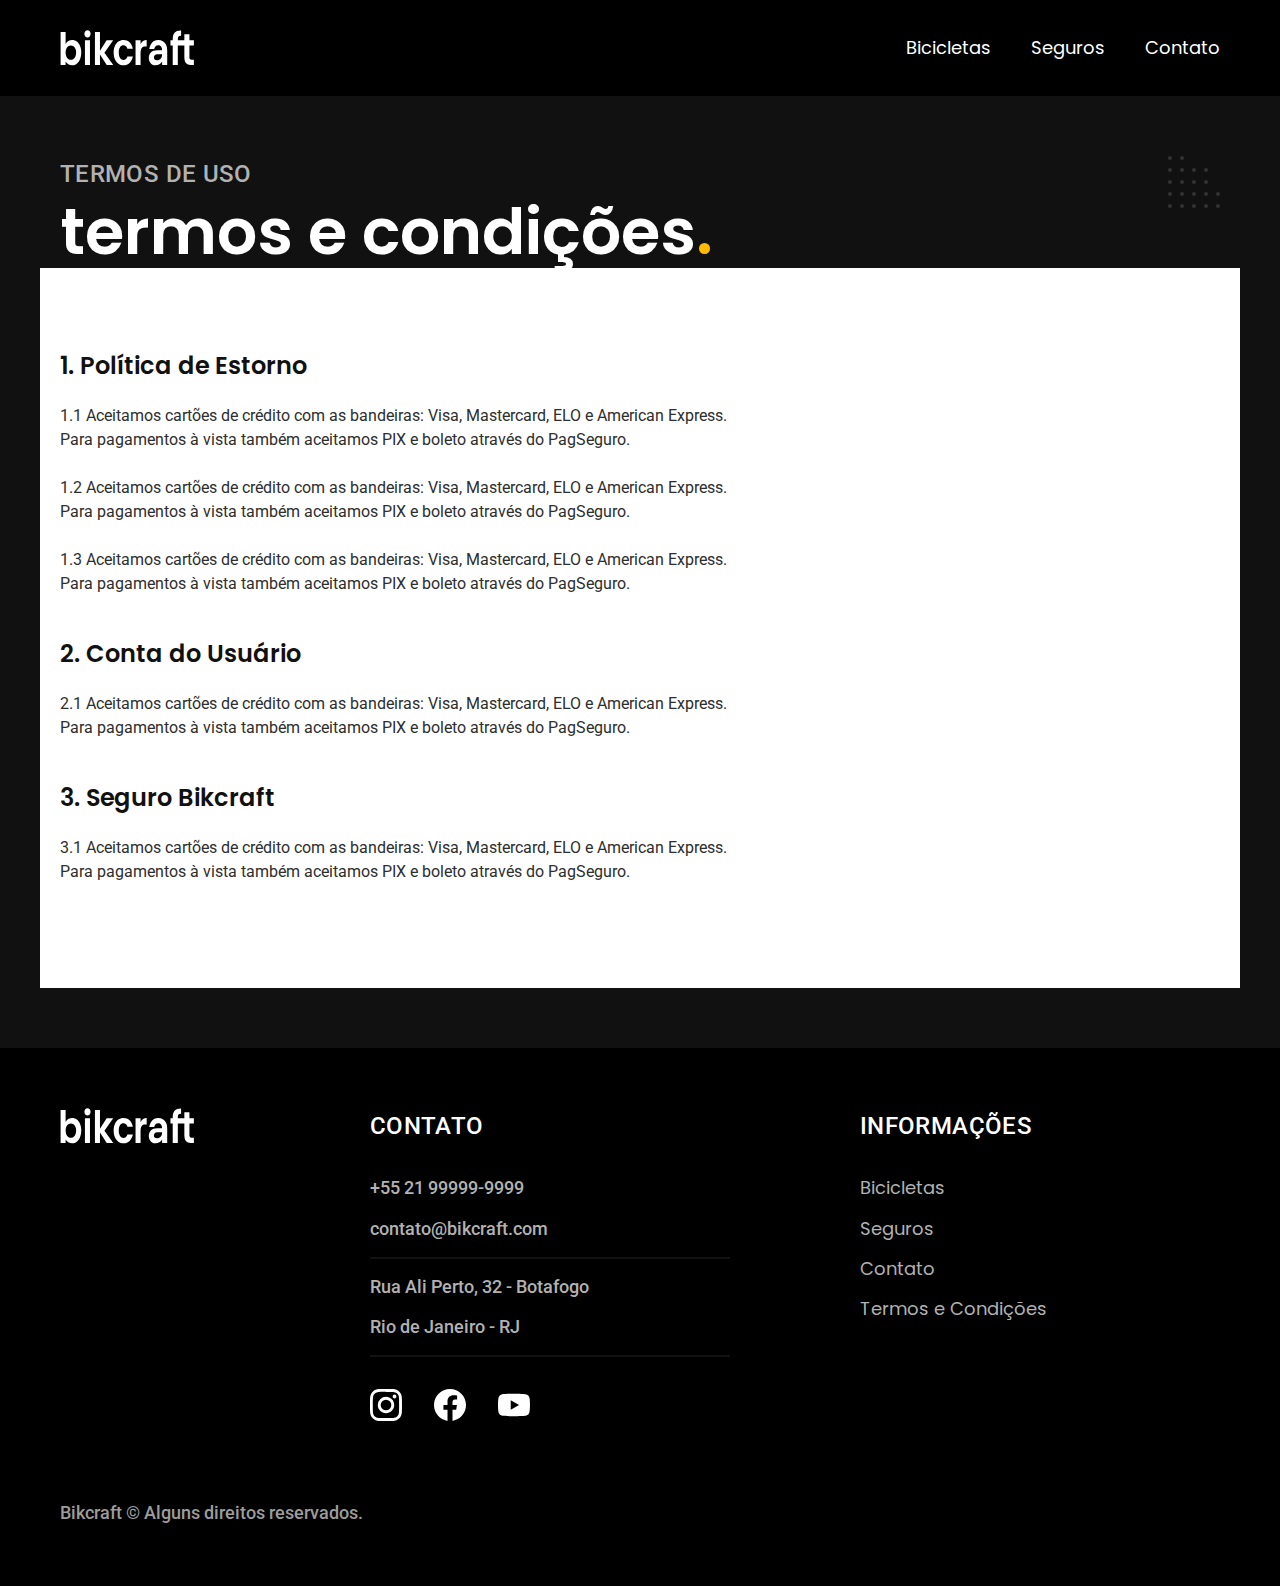
<file: termos.html>
<!DOCTYPE html>

<html lang="pt-br">

<head>
  <meta charset="UTF-8">
  <meta name="viewport" content="width=device-width, initial-scale=1.0">
  <title>Termos e Condições | Bikcraft</title>
  <meta name="description" content="Termos e condições.">

  <link rel="icon" href="./img/favicon.svg" type="image/svg+xml">
  <link rel="preload" href="./CSS/style.min.css
" as="style">
  <link rel="stylesheet" href="./CSS/style.min.css
">
  <link rel="preconnect" href="https://fonts.googleapis.com">
  <link rel="preconnect" href="https://fonts.gstatic.com" crossorigin>
  <link href="https://fonts.googleapis.com/css2?family=Fira+Sans:wght@400;700&family=Merriweather:ital,wght@1,900&family=Poppins:wght@400;600&family=Roboto:wght@400;500&display=swap" rel="stylesheet">
  <script>
    document.documentElement.classList.add('js');
  </script>
</head>

<body id="termos">
  <header class="header-bg">
    <div class="header container">
      <a href="./">
        <img src="/img/bikcraft.svg" alt="Bikcraft">
      </a>
      <nav aria-label="primaria">
        <ul class="header-menu font-1-m cor-0">
          <li><a href="./bicicletas.html">Bicicletas</a></li>
          <li><a href="./seguros.html">Seguros</a></li>
          <li><a href="./contato.html">Contato</a></li>
        </ul>
      </nav>
    </div>
  </header>

  <main>
    <div class="titulo-bg">
      <div class="titulo container">
        <p class="font-2-l-b cor-5">Termos de uso</p>
        <h1 class="font-1-xxl cor-0">termos e condições<span class="cor-p1">.</span></h1>
      </div>
      <div class="termos font-2-s cor-10 container">
        <h2 class="font-1-l cor-11">1. Política de Estorno</h2>
        <p>1.1 Aceitamos cartões de crédito com as bandeiras: Visa, Mastercard, ELO e American Express. Para pagamentos à vista também aceitamos PIX e boleto através do PagSeguro.</p>
        <p>1.2 Aceitamos cartões de crédito com as bandeiras: Visa, Mastercard, ELO e American Express. Para pagamentos à vista também aceitamos PIX e boleto através do PagSeguro.</p>
        <p>1.3 Aceitamos cartões de crédito com as bandeiras: Visa, Mastercard, ELO e American Express. Para pagamentos à vista também aceitamos PIX e boleto através do PagSeguro.</p>
        <h2 class="font-1-l cor-11">2. Conta do Usuário</h2>
        <p>2.1 Aceitamos cartões de crédito com as bandeiras: Visa, Mastercard, ELO e American Express. Para pagamentos à vista também aceitamos PIX e boleto através do PagSeguro.</p>
        <h2 class="font-1-l cor-11">3. Seguro Bikcraft</h2>
        <p>3.1 Aceitamos cartões de crédito com as bandeiras: Visa, Mastercard, ELO e American Express. Para pagamentos à vista também aceitamos PIX e boleto através do PagSeguro.</p>
      </div>
    </div>
  </main>

  <footer class="footer-bg">
    <div class="footer container">
      <img src="./img/bikcraft.svg" alt="Bikcraft">
      <div class="footer-contato">
        <h3 class="font-2-l-b cor-0">CONTATO</h3>
        <ul class="font-2-m cor-5">
          <li><a href="tel:+55 21 99999-9999">+55 21 99999-9999</a></li>
          <li><a href="mailto:contato@bikcraft.com">contato@bikcraft.com</a></li>
          <li>Rua Ali Perto, 32 - Botafogo</li>
          <li>Rio de Janeiro - RJ</li>
        </ul>
        <div class="footer-redes">
          <a href="./">
            <img src="./img/redes/otimizadas/instagram.svg" alt="Instagram">
          </a>
          <a href="./">
            <img src="./img/redes/otimizadas/facebook.svg" alt="Facebok">
          </a>
          <a href="./">
            <img src="./img/redes/otimizadas/youtube.svg" alt="Youtube">
          </a>
        </div>
      </div>
      <div class="footer-informacoes">
        <h3 class="font-2-l-b cor-0">INFORMAÇÕES</h3>
        <nav>
          <ul class="font-1-m cor-5">
            <li><a href="./bicicletas.html">Bicicletas</a></li>
            <li><a href="./seguros.html">Seguros</a></li>
            <li><a href="./contato.html">Contato</a></li>
            <li><a href="./termos.html">Termos e Condições</a></li>
          </ul>
        </nav>
      </div>
      <p class="footer-copy font-2-m cor-6">Bikcraft © Alguns direitos reservados.</p>
    </div>
    </div>

  </footer>
  <script src="./js/script.js"></script>
</body>

</html>
</file>
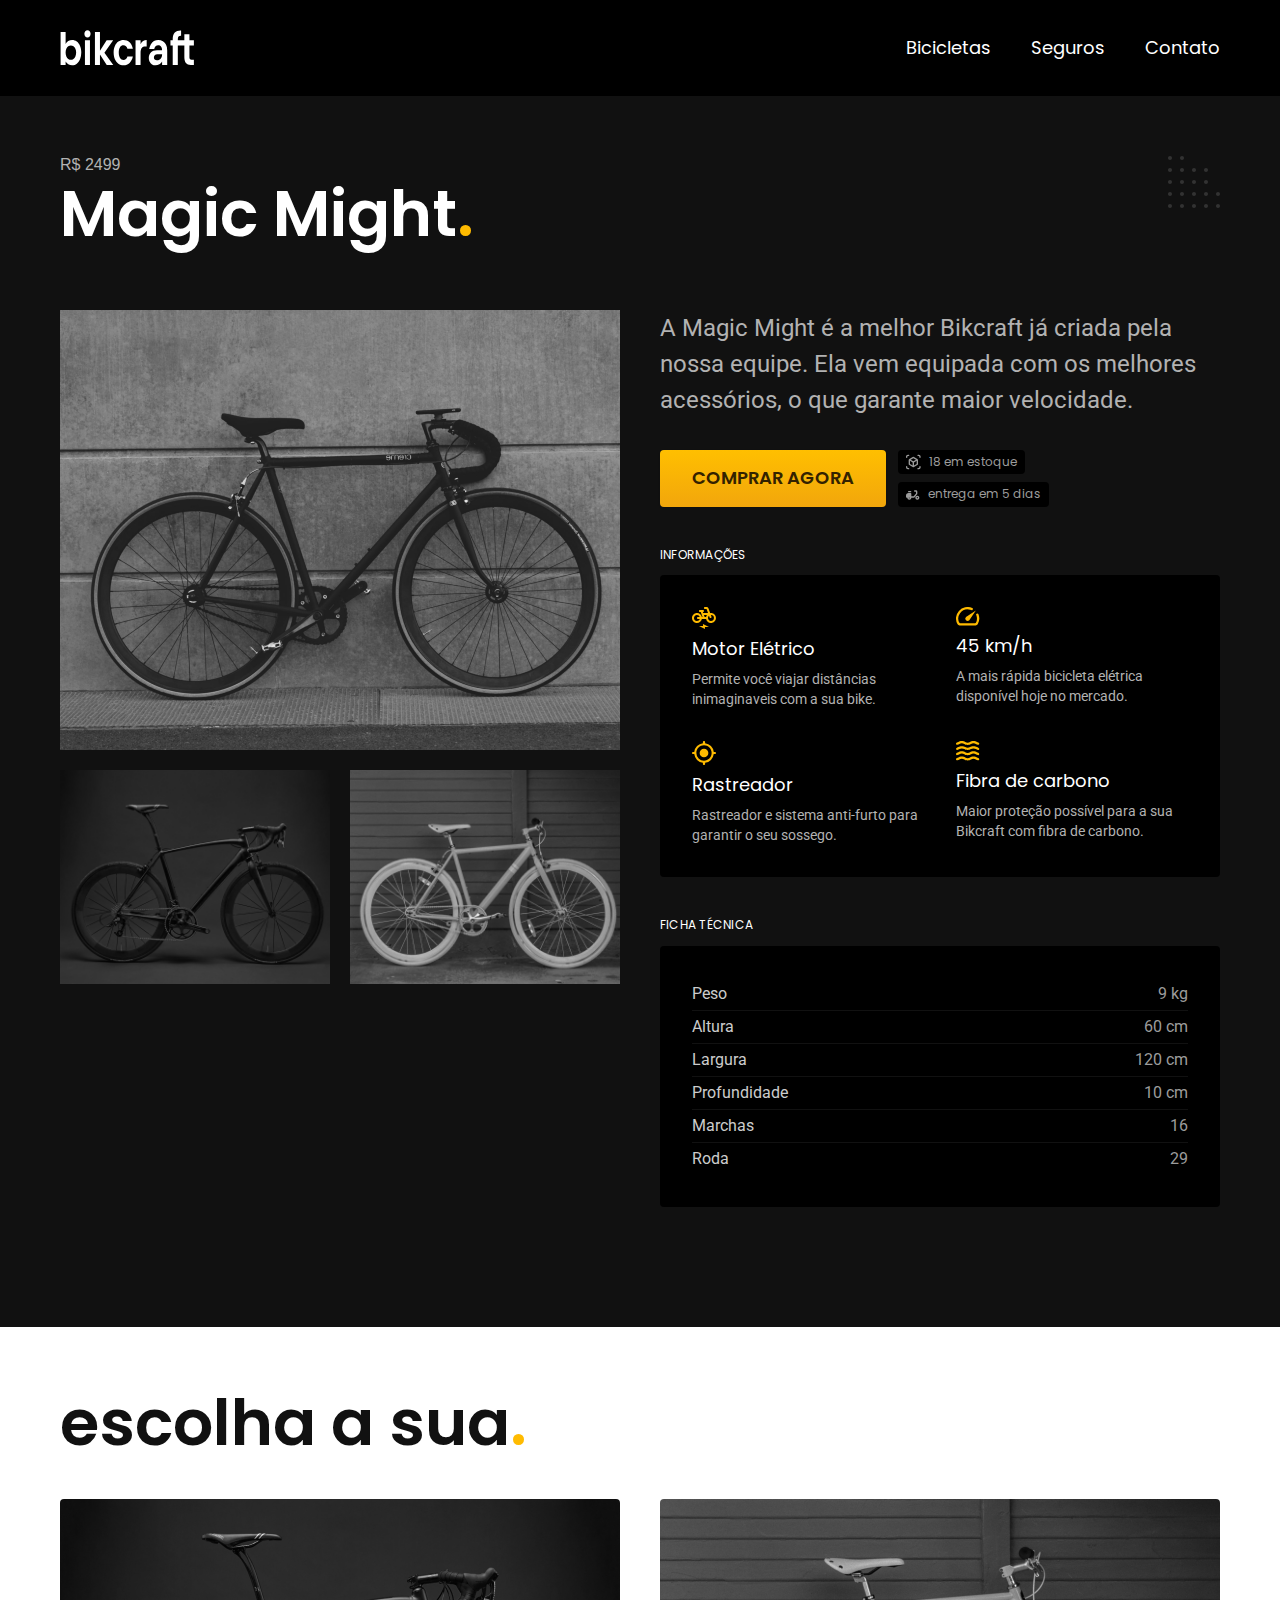
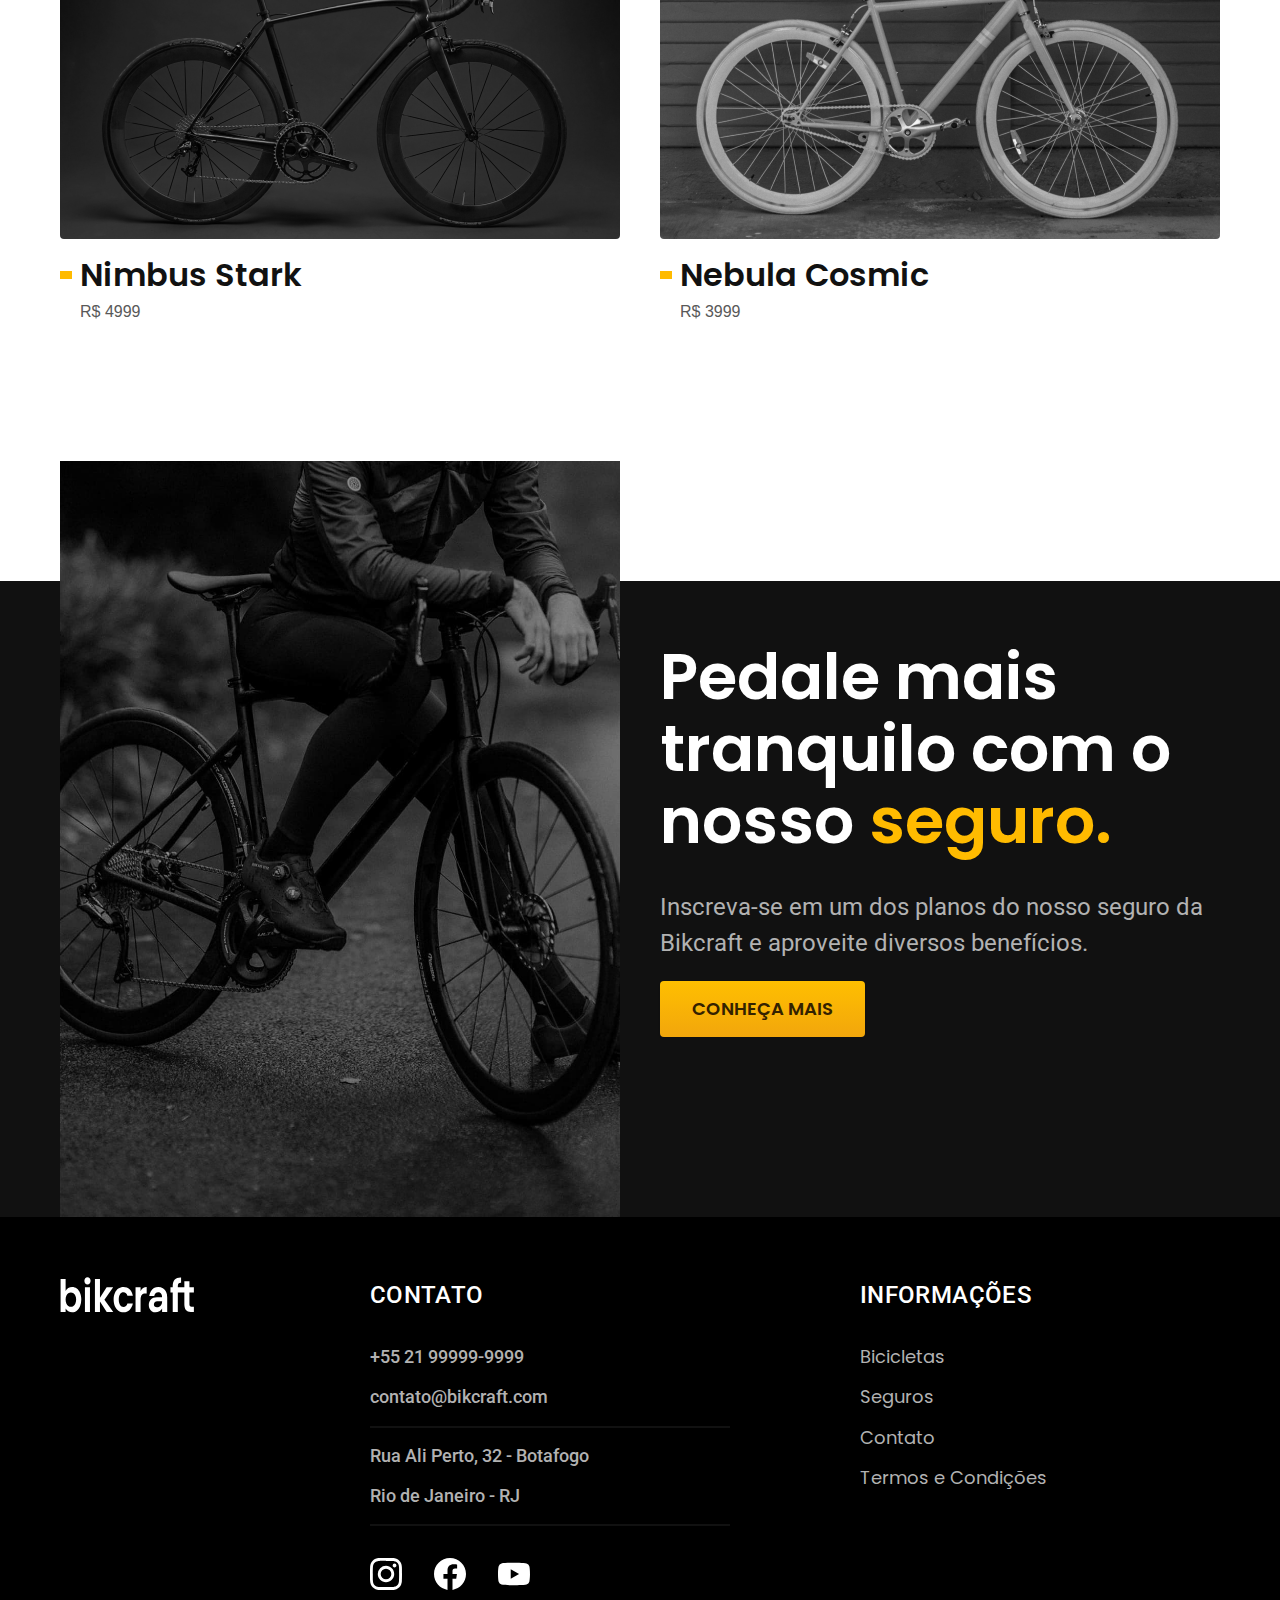
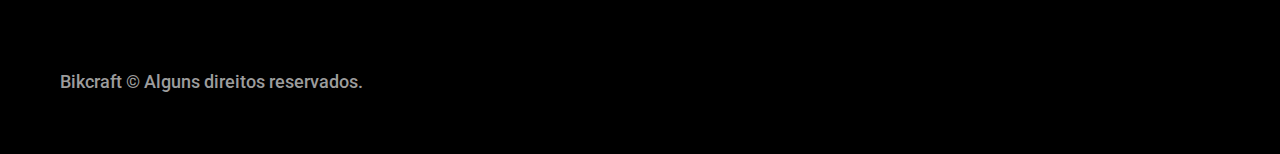
<file: bicicletas/magic.html>
<!DOCTYPE html>

<html lang="pt-br">

<head>
  <meta charset="UTF-8">
  <meta name="viewport" content="width=device-width, initial-scale=1.0">
  <title>Magic | Bikcraft</title>
  <meta name="description" content="Magic.">

  <link rel="icon" href="../img/favicon.svg" type="image/svg+xml">
  <link rel="preload" href="../CSS/style.min.css
" as="style">
  <link rel="stylesheet" href="../CSS/style.min.css
">
  <link rel="preconnect" href="https://fonts.googleapis.com">
  <link rel="preconnect" href="https://fonts.gstatic.com" crossorigin>
  <link href="https://fonts.googleapis.com/css2?family=Fira+Sans:wght@400;700&family=Merriweather:ital,wght@1,900&family=Poppins:wght@400;600&family=Roboto:wght@400;500&display=swap" rel="stylesheet">
  <script>
    document.documentElement.classList.add('js');
  </script>
</head>

<body id="bicicleta">
  <header class="header-bg">
    <div class="header container">
      <a href="../">
        <img src="/img/bikcraft.svg" alt="Bikcraft">
      </a>
      <nav aria-label="primaria">
        <ul class="header-menu font-1-m cor-0">
          <li><a href="../bicicletas.html">Bicicletas</a></li>
          <li><a href="../seguros.html">Seguros</a></li>
          <li><a href="../contato.html">Contato</a></li>
        </ul>
      </nav>
    </div>
  </header>

  <main class="titulo-bg">
    <div>
      <div class="titulo container">
        <p class="font-2-xxl cor-5">R$ 2499</p>
        <h1 class="font-1-xxl cor-0">Magic Might<span class="cor-p1">.</span></h1>
      </div>

      <div class="bicicleta container">
        <div class="bicicleta-imagens">
          <img src="../img/bicicleta/nimbus-2.jpg" alt="Bicicleta 1">
          <img src="../img/bicicleta/nimbus-1.jpg" alt="Bicicleta 2">
          <img src="../img/bicicleta/nimbus-3.jpg" alt="Bicicleta 3">
        </div>
        <div class="bicicleta-conteudo">
          <p class="font-2-l cor-5">A Magic Might é a melhor Bikcraft já criada pela nossa equipe. Ela vem equipada com os melhores acessórios, o que garante maior velocidade.</p>
          <div class="bicicleta-comprar">
            <a class="botao" href="../orcamento.html?tipo=bikcraft&produto=magic">Comprar agora</a>
            <span class="font-1-xs cor-6"><img src="../img/ícones/otimizadas/estoque.svg" alt=""> 18 em estoque</span>
            <span class="font-1-xs cor-6"><img src="../img/ícones/otimizadas/entrega.svg" alt=""> entrega em 5 dias</span>
          </div>
          <h2 class="font-1-xs cor-0">Informações</h2>
          <ul class="bicicleta-informacoes">
            <li>
              <img src="../img/ícones/otimizadas/bicicleta.svg" alt="">
              <h3 class="font-1-m cor-0">Motor Elétrico</h3>
              <p class="font-2-xs cor-5">Permite você viajar distâncias inimaginaveis com a sua bike.</p>
            </li>
            <li>
              <img src="../img/ícones/otimizadas/rapidez.svg" alt="">
              <h3 class="font-1-m cor-0">45 km/h</h3>
              <p class="font-2-xs cor-5">A mais rápida bicicleta elétrica disponível hoje no mercado.</p>
            </li>
            <li>
              <img src="../img/ícones/otimizadas/recuperação.svg" alt="">
              <h3 class="font-1-m cor-0">Rastreador</h3>
              <p class="font-2-xs cor-5">Rastreador e sistema anti-furto para garantir o seu sossego.</p>
            </li>
            <li>
              <img src="../img/ícones/otimizadas/reparo.svg" alt="">
              <h3 class="font-1-m cor-0">Fibra de carbono</h3>
              <p class="font-2-xs cor-5">Maior proteção possível para a sua Bikcraft com fibra de carbono.</p>
            </li>
          </ul>
          <h2 class="font-1-xs cor-0">Ficha Técnica</h2>
          <ul class="bicicleta-ficha font-2-s cor-4">
            <li class="">Peso <span>9 kg</span></li>
            <li class="">Altura <span>60 cm</span></li>
            <li class="">Largura <span>120 cm</span></li>
            <li class="">Profundidade <span>10 cm</span></li>
            <li class="">Marchas <span>16</span></li>
            <li class="">Roda <span>29</span></li>
          </ul>
        </div>
  </main>

  <article class="bicicletas-lista container">
    <h2 class="font-1-xxl">escolha a sua<span class="cor-p1">.</span></h2>
    <ul>
      <li>
        <a href="./nimbus.html">
          <img src="../img/bicicletas/nimbus.jpg" alt="Bicicleta preta">
          <h3 class="font-1-xl">Nimbus Stark</h3>
          <span class=".font-2-m cor-8">R$ 4999</span>
        </a>
      </li>
      <li>
        <a href="./nebula.html">
          <img src="../img/bicicletas/nebula.jpg" alt="Bicicleta preta">
          <h3 class="font-1-xl">Nebula Cosmic</h3>
          <span class=".font-2-m cor-8">R$ 3999</span>
        </a>
      </li>
    </ul>
  </article>

  <article class="seguro-bg">
    <div class="seguro container">
      <div class="seguro-imagem">
        <img src="../img/fotos/otimizadas/seguros.jpg" alt="Pessoa parada em cima de uma bicicleta.">
      </div>
      <div class="seguro-conteudo">
        <h2 class="font-1-xxl cor-0">Pedale mais tranquilo com o nosso <span class="cor-p1">seguro.</span></h2>
        <p class="font-2-l cor-5">Inscreva-se em um dos planos do nosso seguro da Bikcraft e aproveite diversos benefícios.</p>
        <a class="botao" href="../seguros.html">CONHEÇA MAIS</a>
      </div>
    </div>

  </article>

  <footer class="footer-bg">
    <div class="footer container">
      <img src="../img/bikcraft.svg" alt="Bikcraft">
      <div class="footer-contato">
        <h3 class="font-2-l-b cor-0">CONTATO</h3>
        <ul class="font-2-m cor-5">
          <li><a href="tel:+55 21 99999-9999">+55 21 99999-9999</a></li>
          <li><a href="mailto:contato@bikcraft.com">contato@bikcraft.com</a></li>
          <li>Rua Ali Perto, 32 - Botafogo</li>
          <li>Rio de Janeiro - RJ</li>
        </ul>
        <div class="footer-redes">
          <a href="../">
            <img src="../img/redes/otimizadas/instagram.svg" alt="Instagram">
          </a>
          <a href="../">
            <img src="../img/redes/otimizadas/facebook.svg" alt="Facebok">
          </a>
          <a href="../">
            <img src="../img/redes/otimizadas/youtube.svg" alt="Youtube">
          </a>
        </div>
      </div>
      <div class="footer-informacoes">
        <h3 class="font-2-l-b cor-0">INFORMAÇÕES</h3>
        <nav>
          <ul class="font-1-m cor-5">
            <li><a href="../bicicletas.html">Bicicletas</a></li>
            <li><a href="../seguros.html">Seguros</a></li>
            <li><a href="../contato.html">Contato</a></li>
            <li><a href="../termos.html">Termos e Condições</a></li>
          </ul>
        </nav>
      </div>
      <p class="footer-copy font-2-m cor-6">Bikcraft © Alguns direitos reservados.</p>
    </div>
    </div>

  </footer>
  <script src="../js/script.js"></script>
</body>

</html>
</file>
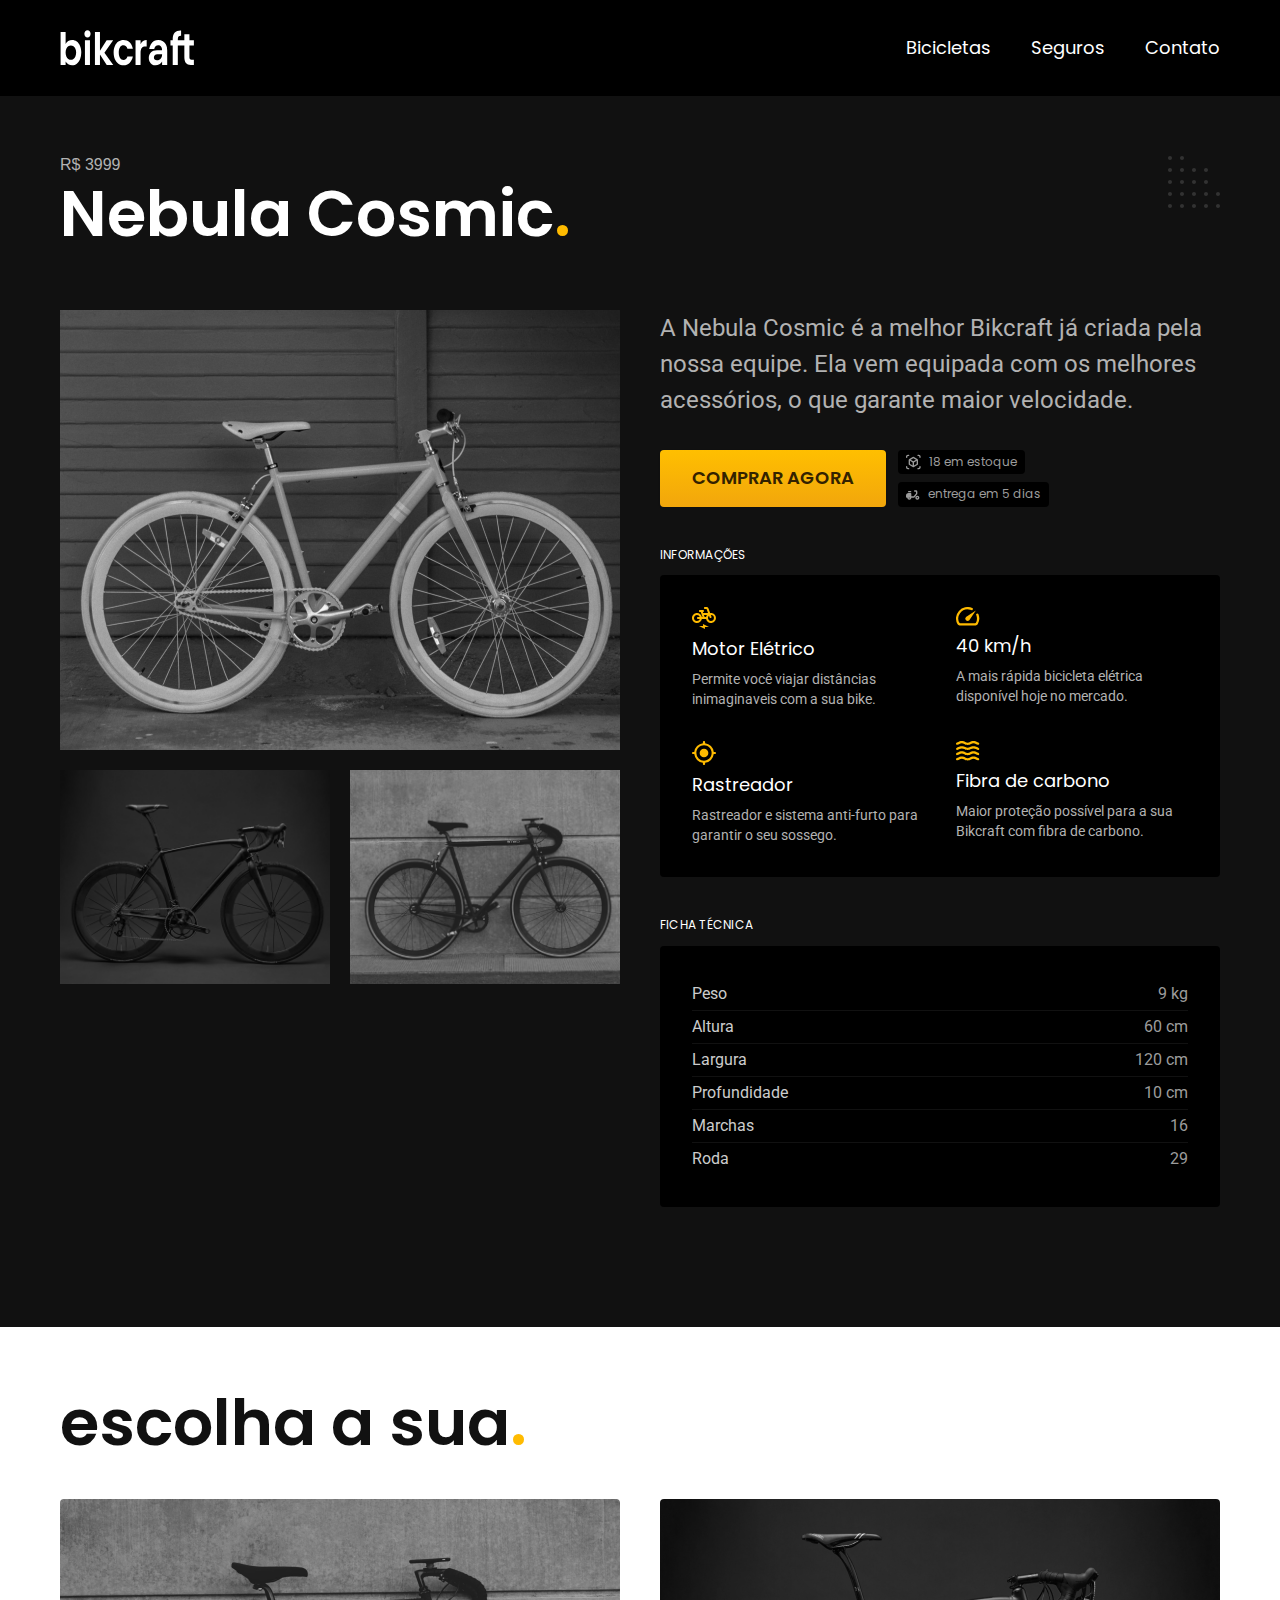
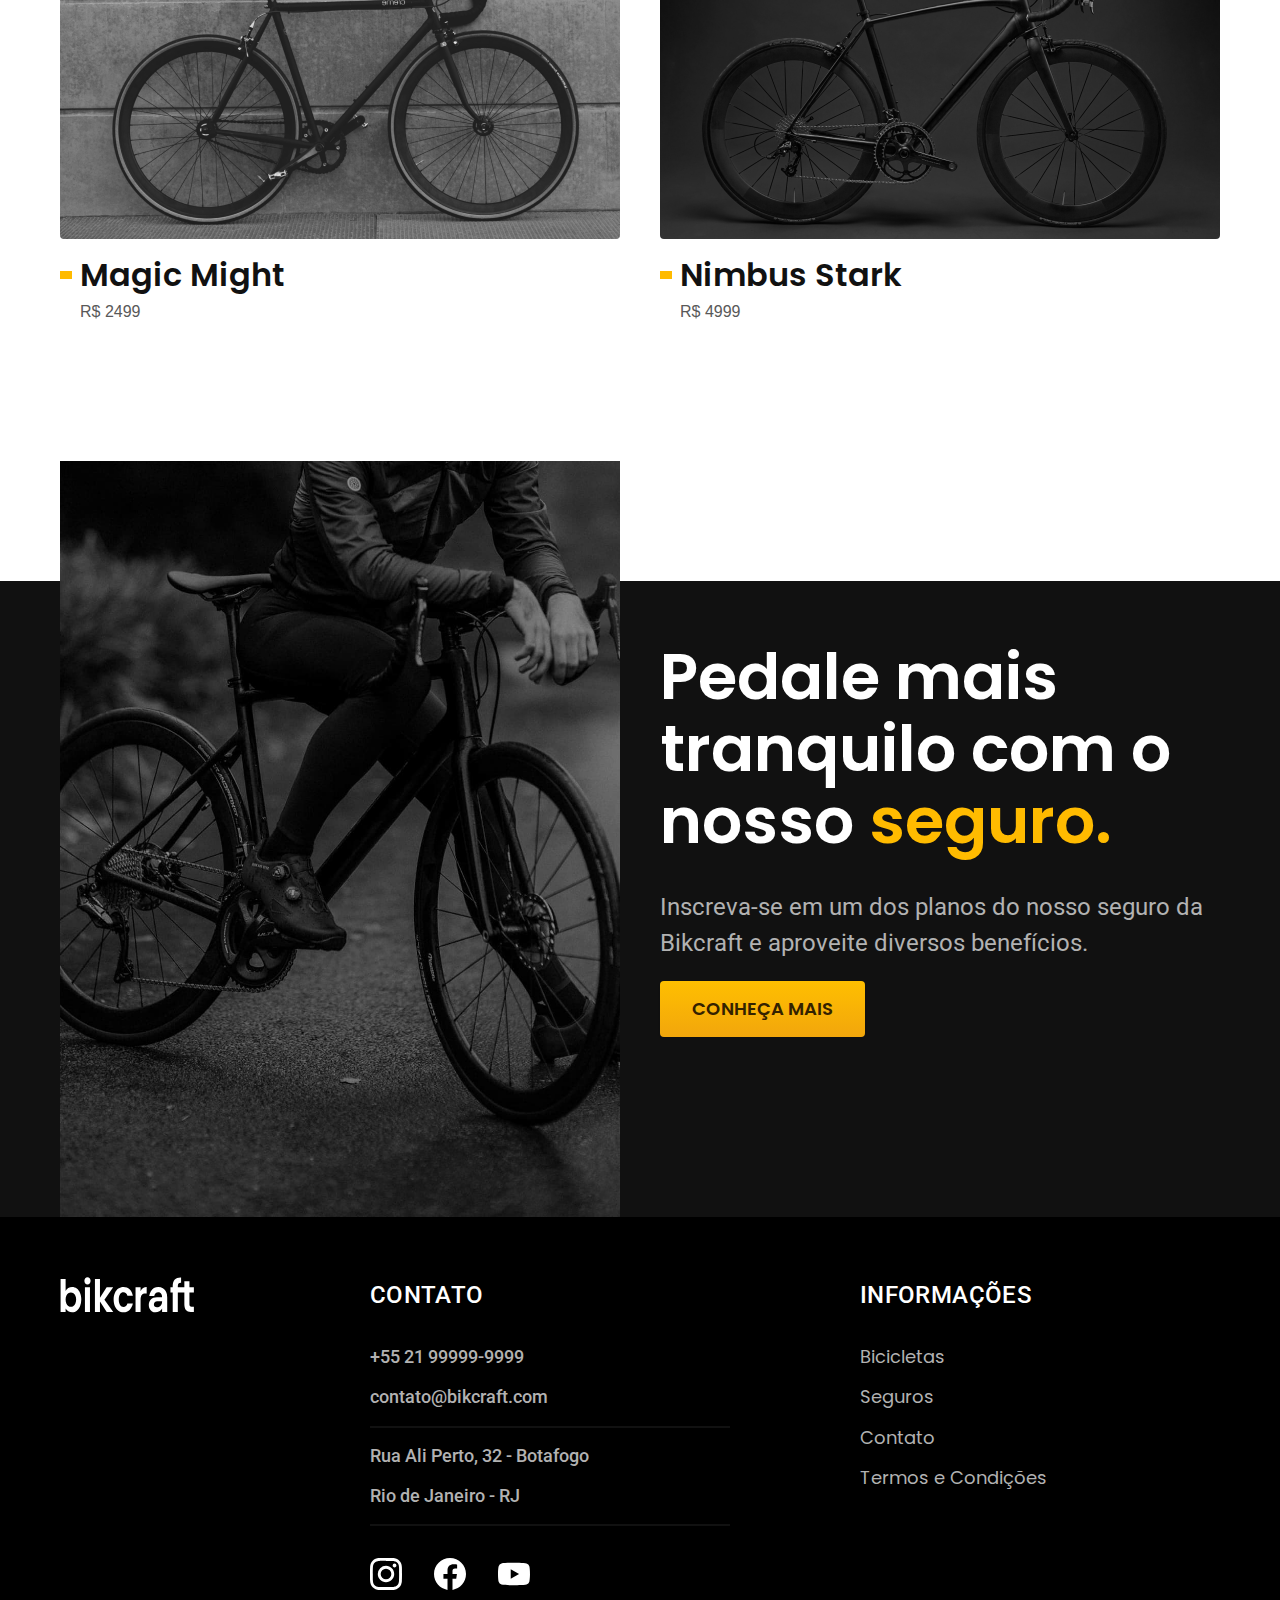
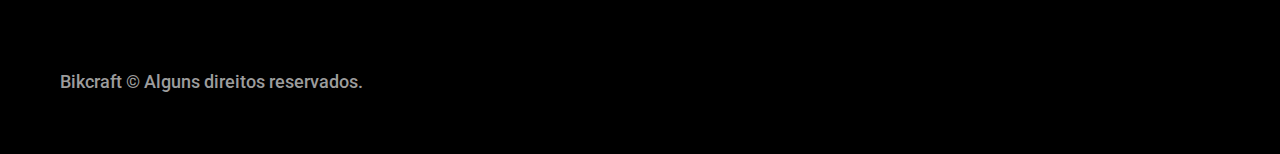
<file: bicicletas/nebula.html>
<!DOCTYPE html>

<html lang="pt-br">

<head>
  <meta charset="UTF-8">
  <meta name="viewport" content="width=device-width, initial-scale=1.0">
  <title>Nebula | Bikcraft</title>
  <meta name="description" content="Nebula.">

  <link rel="icon" href="../img/favicon.svg" type="image/svg+xml">
  <link rel="preload" href="../CSS/style.min.css
" as="style">
  <link rel="stylesheet" href="../CSS/style.min.css
">
  <link rel="preconnect" href="https://fonts.googleapis.com">
  <link rel="preconnect" href="https://fonts.gstatic.com" crossorigin>
  <link href="https://fonts.googleapis.com/css2?family=Fira+Sans:wght@400;700&family=Merriweather:ital,wght@1,900&family=Poppins:wght@400;600&family=Roboto:wght@400;500&display=swap" rel="stylesheet">
  <script>
    document.documentElement.classList.add('js');
  </script>
</head>

<body id="bicicleta">
  <header class="header-bg">
    <div class="header container">
      <a href="../">
        <img src="/img/bikcraft.svg" alt="Bikcraft">
      </a>
      <nav aria-label="primaria">
        <ul class="header-menu font-1-m cor-0">
          <li><a href="../bicicletas.html">Bicicletas</a></li>
          <li><a href="../seguros.html">Seguros</a></li>
          <li><a href="../contato.html">Contato</a></li>
        </ul>
      </nav>
    </div>
  </header>

  <main class="titulo-bg">
    <div>
      <div class="titulo container">
        <p class="font-2-xxl cor-5">R$ 3999</p>
        <h1 class="font-1-xxl cor-0">Nebula Cosmic<span class="cor-p1">.</span></h1>
      </div>

      <div class="bicicleta container">
        <div class="bicicleta-imagens">
          <img src="../img/bicicleta/nimbus-3.jpg" alt="Bicicleta 1">
          <img src="../img/bicicleta/nimbus-1.jpg" alt="Bicicleta 2">
          <img src="../img/bicicleta/nimbus-2.jpg" alt="Bicicleta 3">
        </div>
        <div class="bicicleta-conteudo">
          <p class="font-2-l cor-5">A Nebula Cosmic é a melhor Bikcraft já criada pela nossa equipe. Ela vem equipada com os melhores acessórios, o que garante maior velocidade.</p>
          <div class="bicicleta-comprar">
            <a class="botao" href="../orcamento.html?tipo=bikcraft&produto=nebula">Comprar agora</a>
            <span class="font-1-xs cor-6"><img src="../img/ícones/otimizadas/estoque.svg" alt=""> 18 em estoque</span>
            <span class="font-1-xs cor-6"><img src="../img/ícones/otimizadas/entrega.svg" alt=""> entrega em 5 dias</span>
          </div>
          <h2 class="font-1-xs cor-0">Informações</h2>
          <ul class="bicicleta-informacoes">
            <li>
              <img src="../img/ícones/otimizadas/bicicleta.svg" alt="">
              <h3 class="font-1-m cor-0">Motor Elétrico</h3>
              <p class="font-2-xs cor-5">Permite você viajar distâncias inimaginaveis com a sua bike.</p>
            </li>
            <li>
              <img src="../img/ícones/otimizadas/rapidez.svg" alt="">
              <h3 class="font-1-m cor-0">40 km/h</h3>
              <p class="font-2-xs cor-5">A mais rápida bicicleta elétrica disponível hoje no mercado.</p>
            </li>
            <li>
              <img src="../img/ícones/otimizadas/recuperação.svg" alt="">
              <h3 class="font-1-m cor-0">Rastreador</h3>
              <p class="font-2-xs cor-5">Rastreador e sistema anti-furto para garantir o seu sossego.</p>
            </li>
            <li>
              <img src="../img/ícones/otimizadas/reparo.svg" alt="">
              <h3 class="font-1-m cor-0">Fibra de carbono</h3>
              <p class="font-2-xs cor-5">Maior proteção possível para a sua Bikcraft com fibra de carbono.</p>
            </li>
          </ul>
          <h2 class="font-1-xs cor-0">Ficha Técnica</h2>
          <ul class="bicicleta-ficha font-2-s cor-4">
            <li class="">Peso <span>9 kg</span></li>
            <li class="">Altura <span>60 cm</span></li>
            <li class="">Largura <span>120 cm</span></li>
            <li class="">Profundidade <span>10 cm</span></li>
            <li class="">Marchas <span>16</span></li>
            <li class="">Roda <span>29</span></li>
          </ul>
        </div>
  </main>

  <article class="bicicletas-lista container">
    <h2 class="font-1-xxl">escolha a sua<span class="cor-p1">.</span></h2>
    <ul>
      <li>
        <a href="./magic.html">
          <img src="../img/bicicletas/magic.jpg" alt="Bicicleta preta">
          <h3 class="font-1-xl">Magic Might</h3>
          <span class=".font-2-m cor-8">R$ 2499</span>
        </a>
      </li>
      <li>
        <a href="./nimbus.html">
          <img src="../img/bicicletas/nimbus.jpg" alt="Bicicleta preta">
          <h3 class="font-1-xl">Nimbus Stark</h3>
          <span class=".font-2-m cor-8">R$ 4999</span>
        </a>
      </li>
    </ul>
  </article>

  <article class="seguro-bg">
    <div class="seguro container">
      <div class="seguro-imagem">
        <img src="../img/fotos/otimizadas/seguros.jpg" alt="Pessoa parada em cima de uma bicicleta.">
      </div>
      <div class="seguro-conteudo">
        <h2 class="font-1-xxl cor-0">Pedale mais tranquilo com o nosso <span class="cor-p1">seguro.</span></h2>
        <p class="font-2-l cor-5">Inscreva-se em um dos planos do nosso seguro da Bikcraft e aproveite diversos benefícios.</p>
        <a class="botao" href="../seguros.html">CONHEÇA MAIS</a>
      </div>
    </div>

  </article>

  <footer class="footer-bg">
    <div class="footer container">
      <img src="../img/bikcraft.svg" alt="Bikcraft">
      <div class="footer-contato">
        <h3 class="font-2-l-b cor-0">CONTATO</h3>
        <ul class="font-2-m cor-5">
          <li><a href="tel:+55 21 99999-9999">+55 21 99999-9999</a></li>
          <li><a href="mailto:contato@bikcraft.com">contato@bikcraft.com</a></li>
          <li>Rua Ali Perto, 32 - Botafogo</li>
          <li>Rio de Janeiro - RJ</li>
        </ul>
        <div class="footer-redes">
          <a href="../">
            <img src="../img/redes/otimizadas/instagram.svg" alt="Instagram">
          </a>
          <a href="../">
            <img src="../img/redes/otimizadas/facebook.svg" alt="Facebok">
          </a>
          <a href="../">
            <img src="../img/redes/otimizadas/youtube.svg" alt="Youtube">
          </a>
        </div>
      </div>
      <div class="footer-informacoes">
        <h3 class="font-2-l-b cor-0">INFORMAÇÕES</h3>
        <nav>
          <ul class="font-1-m cor-5">
            <li><a href="../bicicletas.html">Bicicletas</a></li>
            <li><a href="../seguros.html">Seguros</a></li>
            <li><a href="../contato.html">Contato</a></li>
            <li><a href="../termos.html">Termos e Condições</a></li>
          </ul>
        </nav>
      </div>
      <p class="footer-copy font-2-m cor-6">Bikcraft © Alguns direitos reservados.</p>
    </div>
    </div>

  </footer>
  <script src="../js/script.js"></script>
</body>

</html>
</file>
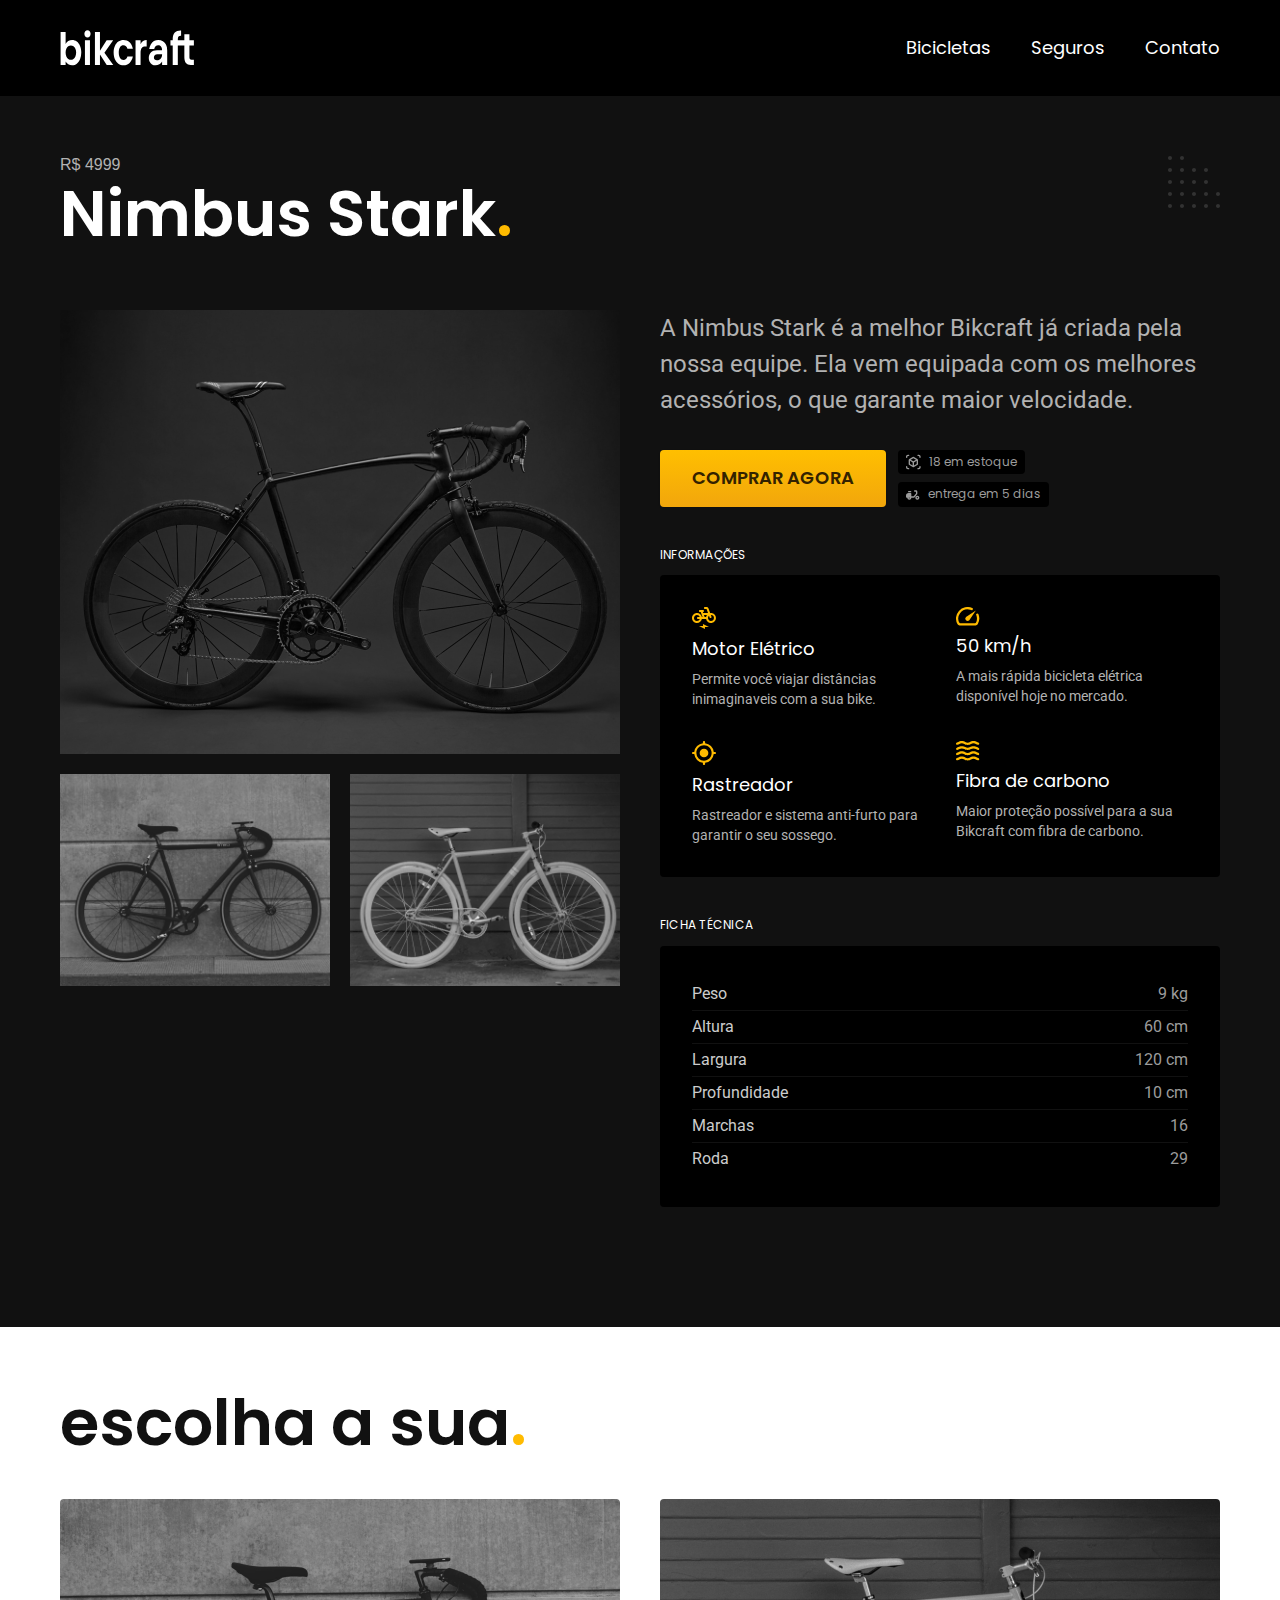
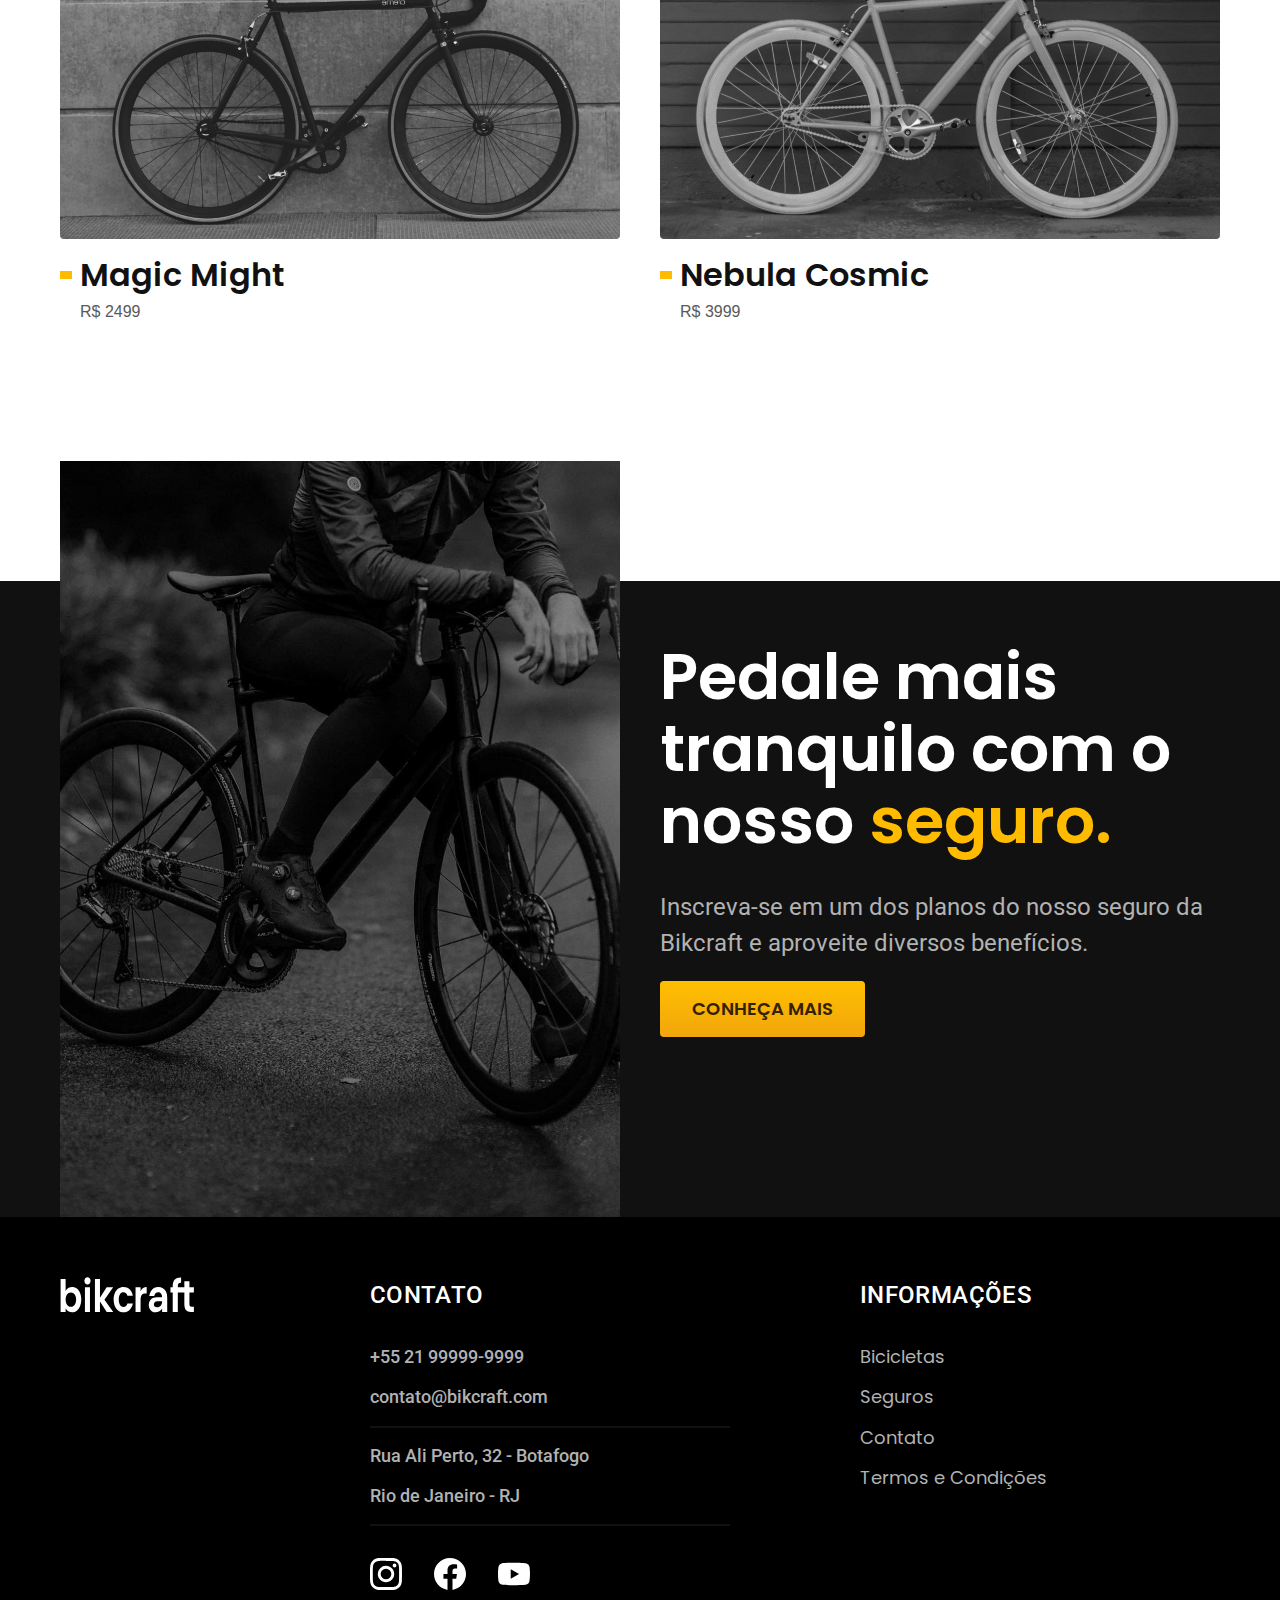
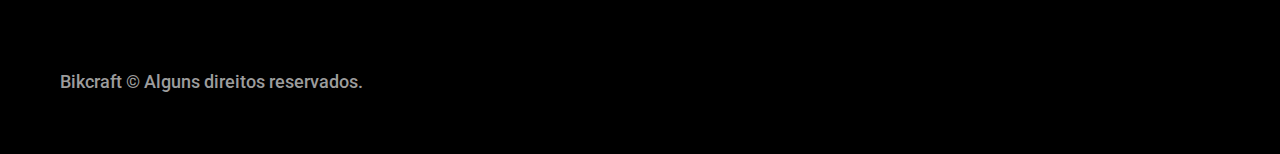
<file: bicicletas/nimbus.html>
<!DOCTYPE html>

<html lang="pt-br">

<head>
  <meta charset="UTF-8">
  <meta name="viewport" content="width=device-width, initial-scale=1.0">
  <title>Nimbus | Bikcraft</title>
  <meta name="description" content="Nimbus.">

  <link rel="icon" href="../img/favicon.svg" type="image/svg+xml">
  <link rel="preload" href="../CSS/style.min.css
" as="style">
  <link rel="stylesheet" href="../CSS/style.min.css
">
  <link rel="preconnect" href="https://fonts.googleapis.com">
  <link rel="preconnect" href="https://fonts.gstatic.com" crossorigin>
  <link href="https://fonts.googleapis.com/css2?family=Fira+Sans:wght@400;700&family=Merriweather:ital,wght@1,900&family=Poppins:wght@400;600&family=Roboto:wght@400;500&display=swap" rel="stylesheet">
  <script>
    document.documentElement.classList.add('js');
  </script>
</head>

<body id="bicicleta">
  <header class="header-bg">
    <div class="header container">
      <a href="../">
        <img src="/img/bikcraft.svg" alt="Bikcraft">
      </a>
      <nav aria-label="primaria">
        <ul class="header-menu font-1-m cor-0">
          <li><a href="../bicicletas.html">Bicicletas</a></li>
          <li><a href="../seguros.html">Seguros</a></li>
          <li><a href="../contato.html">Contato</a></li>
        </ul>
      </nav>
    </div>
  </header>

  <main class="titulo-bg">
    <div>
      <div class="titulo container">
        <p class="font-2-xxl cor-5">R$ 4999</p>
        <h1 class="font-1-xxl cor-0">Nimbus Stark<span class="cor-p1">.</span></h1>
      </div>

      <div class="bicicleta container">
        <div class="bicicleta-imagens">
          <img src="../img/bicicleta/nimbus-1.jpg" alt="Bicicleta 1">
          <img src="../img/bicicleta/nimbus-2.jpg" alt="Bicicleta 2">
          <img src="../img/bicicleta/nimbus-3.jpg" alt="Bicicleta 3">
        </div>
        <div class="bicicleta-conteudo">
          <p class="font-2-l cor-5">A Nimbus Stark é a melhor Bikcraft já criada pela nossa equipe. Ela vem equipada com os melhores acessórios, o que garante maior velocidade.</p>
          <div class="bicicleta-comprar">
            <a class="botao" href="../orcamento.html?tipo=bikcraft&produto=nimbus">Comprar agora</a>
            <span class="font-1-xs cor-6"><img src="../img/ícones/otimizadas/estoque.svg" alt=""> 18 em estoque</span>
            <span class="font-1-xs cor-6"><img src="../img/ícones/otimizadas/entrega.svg" alt=""> entrega em 5 dias</span>
          </div>
          <h2 class="font-1-xs cor-0">Informações</h2>
          <ul class="bicicleta-informacoes">
            <li>
              <img src="../img/ícones/otimizadas/bicicleta.svg" alt="">
              <h3 class="font-1-m cor-0">Motor Elétrico</h3>
              <p class="font-2-xs cor-5">Permite você viajar distâncias inimaginaveis com a sua bike.</p>
            </li>
            <li>
              <img src="../img/ícones/otimizadas/rapidez.svg" alt="">
              <h3 class="font-1-m cor-0">50 km/h</h3>
              <p class="font-2-xs cor-5">A mais rápida bicicleta elétrica disponível hoje no mercado.</p>
            </li>
            <li>
              <img src="../img/ícones/otimizadas/recuperação.svg" alt="">
              <h3 class="font-1-m cor-0">Rastreador</h3>
              <p class="font-2-xs cor-5">Rastreador e sistema anti-furto para garantir o seu sossego.</p>
            </li>
            <li>
              <img src="../img/ícones/otimizadas/reparo.svg" alt="">
              <h3 class="font-1-m cor-0">Fibra de carbono</h3>
              <p class="font-2-xs cor-5">Maior proteção possível para a sua Bikcraft com fibra de carbono.</p>
            </li>
          </ul>
          <h2 class="font-1-xs cor-0">Ficha Técnica</h2>
          <ul class="bicicleta-ficha font-2-s cor-4">
            <li class="">Peso <span>9 kg</span></li>
            <li class="">Altura <span>60 cm</span></li>
            <li class="">Largura <span>120 cm</span></li>
            <li class="">Profundidade <span>10 cm</span></li>
            <li class="">Marchas <span>16</span></li>
            <li class="">Roda <span>29</span></li>
          </ul>
        </div>
  </main>

  <article class="bicicletas-lista container">
    <h2 class="font-1-xxl">escolha a sua<span class="cor-p1">.</span></h2>
    <ul>
      <li>
        <a href="./magic.html">
          <img src="../img/bicicletas/magic.jpg" alt="Bicicleta preta">
          <h3 class="font-1-xl">Magic Might</h3>
          <span class=".font-2-m cor-8">R$ 2499</span>
        </a>
      </li>
      <li>
        <a href="./nebula.html">
          <img src="../img/bicicletas/nebula.jpg" alt="Bicicleta preta">
          <h3 class="font-1-xl">Nebula Cosmic</h3>
          <span class=".font-2-m cor-8">R$ 3999</span>
        </a>
      </li>
    </ul>
  </article>

  <article class="seguro-bg">
    <div class="seguro container">
      <div class="seguro-imagem">
        <img src="../img/fotos/otimizadas/seguros.jpg" alt="Pessoa parada em cima de uma bicicleta.">
      </div>
      <div class="seguro-conteudo">
        <h2 class="font-1-xxl cor-0">Pedale mais tranquilo com o nosso <span class="cor-p1">seguro.</span></h2>
        <p class="font-2-l cor-5">Inscreva-se em um dos planos do nosso seguro da Bikcraft e aproveite diversos benefícios.</p>
        <a class="botao" href="../seguros.html">CONHEÇA MAIS</a>
      </div>
    </div>

  </article>

  <footer class="footer-bg">
    <div class="footer container">
      <img src="../img/bikcraft.svg" alt="Bikcraft">
      <div class="footer-contato">
        <h3 class="font-2-l-b cor-0">CONTATO</h3>
        <ul class="font-2-m cor-5">
          <li><a href="tel:+55 21 99999-9999">+55 21 99999-9999</a></li>
          <li><a href="mailto:contato@bikcraft.com">contato@bikcraft.com</a></li>
          <li>Rua Ali Perto, 32 - Botafogo</li>
          <li>Rio de Janeiro - RJ</li>
        </ul>
        <div class="footer-redes">
          <a href="../">
            <img src="../img/redes/otimizadas/instagram.svg" alt="Instagram">
          </a>
          <a href="../">
            <img src="../img/redes/otimizadas/facebook.svg" alt="Facebok">
          </a>
          <a href="../">
            <img src="../img/redes/otimizadas/youtube.svg" alt="Youtube">
          </a>
        </div>
      </div>
      <div class="footer-informacoes">
        <h3 class="font-2-l-b cor-0">INFORMAÇÕES</h3>
        <nav>
          <ul class="font-1-m cor-5">
            <li><a href="../bicicletas.html">Bicicletas</a></li>
            <li><a href="../seguros.html">Seguros</a></li>
            <li><a href="../contato.html">Contato</a></li>
            <li><a href="../termos.html">Termos e Condições</a></li>
          </ul>
        </nav>
      </div>
      <p class="footer-copy font-2-m cor-6">Bikcraft © Alguns direitos reservados.</p>
    </div>
    </div>

  </footer>
  <script src="../js/script.js"></script>
</body>

</html>
</file>
<file: CSS/style.min.css>
body{margin:0;font-family:Arial,Helvetica,sans-serif;color:#111}blockquote,dd,h1,h2,h3,h4,p,ul{margin:0}ul{padding:0;list-style:none}a{text-decoration:none;color:inherit}img{max-width:100%;display:block}img[src$=".jpg"]{border-radius:4px}.font-1-xs{font:400 0.75rem/1.35 Poppins,sans-serif}.font-2-xs{font:400 0.875rem/1.43 Roboto,sans-serif}.font-1-s{font:400 1rem/1.5 Poppins,sans-serif}.font-2-s{font:400 1rem/1.5 Roboto,sans-serif}.font-1-m,.font-1-m-b{font:400 1.125rem/1.35 Poppins,sans-serif}.font-1-m-b{font-weight:600}.font-2-m{font:500 1.125rem/1.35 Roboto,sans-serif}.font-1-l{font:400 1.5rem/1.5 Poppins,sans-serif}.font-2-l,.font-2-l-b{font:400 1.5rem/1.5 Roboto,sans-serif}.font-2-l-b{font-weight:500;letter-spacing:.015em;text-transform:uppercase}.font-1-xl{font:600 2rem/1.25 Poppins,sans-serif}.font-2-xl{font:500 2rem/1.25 Roboto,sans-serif}.font-1-xxl{font:600 4rem/1.125 Poppins,sans-serif}@media (max-width:1200px){.font-1-xxl{font-size:3rem}.font-2-l,.font-2-l-b{font-size:1.125rem}}@media (max-width:800px){.font-1-xxl{font-size:2rem}.font-1-xl,.font-2-xl{font-size:1.5rem}}:root{--cor-0:#ffffff;--cor-1:#f7f7f7;--cor-2:#ededed;--cor-3:#dedede;--cor-4:#cccccc;--cor-5:#b2b2b2;--cor-6:#9c9c9c;--cor-7:#707070;--cor-8:#595959;--cor-9:#404040;--cor-10:#2e2e2e;--cor-11:#111111;--cor-12:#000000;--cor-p1:#ffbb00;--cor-p2:#e5a40b;--cor-p3:#a66f00;--cor-p4:#664400;--cor-p5:#332200}.cor-0{color:var(--cor-0)}.cor-1{color:var(--cor-1)}.cor-2{color:var(--cor-2)}.cor-3{color:var(--cor-3)}.cor-4{color:var(--cor-4)}.cor-5{color:var(--cor-5)}.cor-6{color:var(--cor-6)}.cor-7{color:var(--cor-7)}.cor-8{color:var(--cor-8)}.cor-9{color:var(--cor-9)}.cor-10{color:var(--cor-10)}.cor-11{color:var(--cor-11)}.cor-12{color:var(--cor-12)}.cor-p1{color:var(--cor-p1)}.cor-p2{color:var(--cor-p2)}.cor-p3{color:var(--cor-p3)}.cor-p4{color:var(--cor-p4)}.cor-p5{color:var(--cor-p5)}.js .fadeInDown{transform:translate3d(0,-20px,0)}.js .fadeInUp{transform:translate3d(0,20px,0)}.js .fadeInRight{transform:translate3d(20px,0,0)}.js .fadeInLeft{transform:translate3d(-20px,0,0)}.js [data-anime]{opacity:0}.js .anime{opacity:1;transform:none;transition:transform .8s,opacity .8s}.header-bg{background-color:var(--cor-12)}.header{display:flex;flex-wrap:wrap;gap:20px;justify-content:space-between;align-items:center;padding-top:20px;padding-bottom:20px}.header-menu{display:flex;flex-wrap:wrap;gap:40px}.header-menu a{display:inline-block;padding:16px 0;color:var(--cor-0);position:relative}.header-menu a::after{content:"";display:block;height:2px;width:0;background-color:var(--cor-0);margin-top:4px;transition:.3s;position:absolute}.header-menu a.ativo::after,.header-menu a:hover::after{width:100%}@media (max-width:800px){.header-menu{gap:20px}.header-menu a{background-color:var(--cor-11);padding:12px 16px;border-radius:4px}.header-menu :hover{background-color:var(--cor-10)}.header-menu a::after{display:none}}@media (max-width:600px){.header-menu{gap:12px}.header-menu a{padding:8px 12px;font-size:.875rem}}.footer-bg{background-color:var(--cor-12)}.footer{display:grid;grid-template-columns:3fr 5fr 4fr;gap:40px;padding-top:60px;padding-bottom:60px}.footer h3{margin-bottom:32px}.footer-contato ul{margin-bottom:32px}.footer-contato li:nth-child(2n):after{content:"";display:block;max-width:360px;height:2px;background:var(--cor-11);margin-top:16px}.footer li{margin-bottom:16px}.footer-redes{display:flex;gap:32px}.footer a:hover{color:var(--cor-0)}.footer-copy{grid-column:1/-1;margin-top:40px}@media (max-width:800px){.footer>img{display:none}.footer{grid-template-columns:1fr 1fr}}@media (max-width:600px){.footer{grid-template-columns:1fr;gap:60px}.footer-copy{margin-top:0}}.introducao-bg{background:var(--cor-12) url("../img/decorador/bottom-left.svg") no-repeat bottom 160px left 20px;box-shadow:inset 0 -120px #fff}.introducao{display:grid;grid-template-columns:1fr 1fr;gap:0 40px}.introducao-conteudo{align-self:end;padding-bottom:200px}.introducao img{width:100%;height:100%;object-fit:cover;border-radius:4px}.introducao h1{margin-bottom:32px}.introducao p{margin-bottom:20px}@media (max-width:800px){.introducao-bg{background:var(--cor-11);padding-top:40px;box-shadow:inset 0 -60px var(--cor-0)}.introducao{grid-template-columns:1fr;gap:20px}.introducao-conteudo{padding-bottom:0}.introducao h1{font-size:2rem;margin-bottom:16px}.introducao img{height:300px;width:100%}}.tecnologia-bg{background-color:var(--cor-11);box-shadow:inset 0 80px var(--cor-0),inset 0 -80px var(--cor-0)}.tecnologia{display:grid;grid-template-columns:1fr 1fr;gap:40px}.tecnologia-imagem img{width:100%;height:100%;object-fit:cover;object-position:left}.tecnologia-conteudo{padding-top:160px;padding-bottom:160px}.tecnologia-conteudo>span{display:block;margin-bottom:20px}.tecnologia-conteudo h2{margin-bottom:32px}.tecnologia-conteudo>p{margin-bottom:20px}.tecnologia a{margin-bottom:80px}.tecnologia-vantagens{display:flex;gap:40px}.tecnologia-vantagens h3{margin-bottom:8px;width:max-content}.tecnologia-vantagens img{width:24px;margin-bottom:8px}@media (max-width:800px){.tecnologia-bg{box-shadow:initial}.tecnologia{grid-template-columns:1fr}.tecnologia-conteudo{padding-top:60px;padding-bottom:60px}.tecnologia-imagem{display:none}.tecnologia a{margin-bottom:60px}}@media (max-width:600px){.tecnologia-vantagens{flex-direction:column}}.parceiros{padding-top:60px;padding-bottom:120px}.parceiros h2{margin-bottom:60px}.parceiros ul{padding:0 20px;max-width:1400px;margin:0 auto;display:grid;grid-template-columns:repeat(4,1fr)}.parceiros li{display:flex;padding:32px;border-left:2px solid var(--cor-2)}.parceiros img{margin:auto}.parceiros li:first-child,.parceiros li:nth-child(5){border-left:none}.parceiros li:nth-child(n+5){border-top:2px solid var(--cor-2)}@media (max-width:800px){.parceiros{padding-bottom:60px}.parceiros h2{margin-bottom:20px}.parceiros li{display:flex;padding:20px}.parceiros ul{grid-template-columns:repeat(2,1fr)}.parceiros li:nth-child(n+3){border-top:2px solid var(--cor-2)}.parceiros li:nth-child(odd){border-left:none}}.depoimento{display:grid;grid-template-columns:1fr 1fr;background-color:var(--cor-p1);overflow:hidden}.depoimento img{width:100%;height:100%;object-fit:cover;border-radius:0}.depoimento-conteudo{padding:40px 40px 80px 80px;align-self:end;background:url("../img/decorador/otimizadas/bottom-right-p.svg") no-repeat bottom 40px right 40px}.depoimento-conteudo p{max-width:32ch;font-family:Merriweather,serif;font-style:italic;font-weight:900;margin-bottom:32px;position:relative}.depoimento p::after,.depoimento p::before{font-size:5rem;color:var(--cor-p2);position:absolute}.depoimento p::before{content:"“";left:-50px;top:-20px}.depoimento p::after{content:"”"}@media (min-width:1200px){.depoimento img{max-height:520px}}.depoimento img{max-height:200px}.depoimento-conteudo{padding:40px 20px;justify-self:center}@media (max-width:800px){.depoimento{grid-template-columns:1fr;text-align:center}.depoimento-conteudo{background:var(--cor-p1)}}.container{box-sizing:border-box;max-width:1200px;padding-left:20px;padding-right:20px;margin-left:auto;margin-right:auto}.botao{display:inline-block;text-transform:uppercase;color:var(--cor-p5);background:linear-gradient(#ffbf00,#f2a60c);box-shadow:0 1px 2px rgba(0,0,0,.1);padding:16px 32px;border-radius:4px;font:600 1.125rem/1.35 Poppins,sans-serif;max-width:max-content;border:none;cursor:pointer}.botao:hover{background:linear-gradient(#ffb60d,#cd8d0b)}.botao.secundario{background:var(--cor-10);color:var(--cor-2)}.botao.secundario:hover{background:var(--cor-9)}.botao.seta{display:flex;align-items:center}.botao.seta::after{content:"";display:inline-block;width:13px;height:10px;margin-left:12px;background:url(../img/ícones/otimizadas/seta.svg);transition:transform .2s}.botao.seta:hover::after{transform:translateX(4px)}@media (max-width:600px){.botao{padding:12px 16px;font-size:1rem}}.link{display:inline-block;color:var(--cor-p1);font:500 1.5rem/1.5 Poppins,sans-serif;text-transform:uppercase}.link::after{content:"";display:block;width:100%;height:4px;background-color:currentColor}.link:hover{color:var(--cor-0)}.titulo-bg{background-color:var(--cor-11);padding-top:60px;padding-bottom:60px}.titulo{background:url("../img/decorador/top-right.svg") no-repeat top right 20px}.titulo p{margin-bottom:4px}@media (max-width:800px){.titulo{padding-top:40px;padding-bottom:40px}.tiulo p{font-size:1rem;text-transform:lowercase;font-weight:400px}}.form{display:grid;grid-template-columns:1fr 1fr;gap:20px}.form label{display:block;font:400 1rem/1.5 Poppins,sans-serif;margin-bottom:4px}.form .col-2{grid-column:span 2}.form input[type=email],.form input[type=text],.form textarea{font:400 1rem/1.5 Roboto,sans-serif;background:var(--cor-1);border:1px solid var(--cor-2);padding:12px;border-radius:4px;width:100%;box-sizing:border-box}.form input[type=email]:focus,.form input[type=text]:focus,.form textarea:focus{outline:0;border-color:var(--cor-p1);background:var(--cor-0);box-shadow:0 0 0 2px #fea}@media (max-width:600px){.form{grid-template-columns:1fr}.form .col-2{grid-column:1}}.bicicletas-lista{padding-top:60px;padding-bottom:120px}.bicicletas-lista h2{margin-bottom:40px}.bicicletas-lista ul{display:flex;gap:40px;padding:0 20px 20px 20px;max-width:1400px;margin-left:auto;margin-right:auto;overflow-x:auto}#bicicleta .bicicletas-lista ul{padding:0 0 20px 0}.bicicletas-lista li{min-width:280px}.bicicletas-lista a{display:block}.bicicletas-lista img{margin-bottom:16px}.bicicletas-lista h3{margin-bottom:8px;display:flex;align-items:center}.bicicletas-lista h3::before{content:"";display:inline-block;height:8px;width:12px;background-color:var(--cor-p1);margin-right:8px;transition:widht .2s}.bicicletas-lista a:hover h3::before{width:24px}.bicicletas-lista li span{padding-left:20px}@media (max-width:800px){.bicicletas-lista{padding-bottom:60px}.bicicletas-lista ul{gap:20px}}.bicicletas-bg{background-image:linear-gradient(to right,var(--cor-0) 30%,var(--cor-11) 0)}.bicicletas{display:grid;grid-template-columns:1fr 1fr;gap:40px;padding-top:60px;padding-bottom:60px;background:url("../img/decorador/otimizadas/top-right.svg") no-repeat top 40px right 20px}.bicicletas-imagem{position:relative}.bicicletas-imagem img{border-radius:0}.bicicletas-imagem span{background-color:var(--cor-12);display:inline-block;padding:8px 16px 8px 16px;position:absolute;top:20px;right:0;border-radius:4px 0 0 4px}.bicicletas-conteudo{display:grid;grid-template-columns:1fr auto;align-content:start}.bicicletas h2,.bicicletas p{grid-column:1/-1}.bicicletas h2{margin-bottom:20px}.bicicletas h2::before{content:"";display:block;width:12px;height:8px;background-color:var(--cor-p1);margin-bottom:8px}.bicicletas p{margin-bottom:32px}.bicicletas a{place-self:end}.bicicletas ul{display:grid;gap:16px}.bicicletas li{display:flex;align-items:center}.bicicletas-conteudo img{width:24px;margin-right:8px}@media (max-width:800px){.bicicletas-bg{background:var(--cor-11)}.bicicletas{grid-template-columns:1fr;gap:20px;padding-top:40px;padding-bottom:40px}}@media (max-width:600px){.bicicletas-conteudo{grid-template-columns:1fr}.bicicletas ul{font-size:1rem;grid-template-columns:1fr 1fr;margin-bottom:32px}.bicicletas a{place-self:start}}.bicicleta{display:grid;grid-template-columns:1fr 1fr;align-items:start;gap:40px;padding-top:60px;padding-bottom:60px}#bicicleta .titulo p{text-transform:uppercase}.bicicleta-imagens{display:flex;flex-wrap:wrap;gap:20px}.bicicleta-imagens img{flex:1;min-width:200px;border-radius:0}.bicicleta-imagens img:first-child{min-width:100%}.bicicleta-conteudo>p{margin-bottom:32px}.bicicleta-comprar{display:grid;grid-template-columns:max-content auto;align-items:center;justify-items:start;gap:8px 12px;margin-bottom:40px}.bicicleta-comprar a{grid-row:span 2}.bicicleta-comprar span{display:flex;align-items:center;background-color:var(--cor-12);padding:4px 8px;border-radius:4px;gap:8px}.bicicleta-conteudo h2{text-transform:uppercase;letter-spacing:.015rem;margin-bottom:12px}.bicicleta-ficha,.bicicleta-informacoes{padding:32px;background-color:var(--cor-12);border-radius:4px}.bicicleta-informacoes{margin-bottom:40px;display:grid;grid-template-columns:1fr 1fr;gap:32px}.bicicleta-informacoes img{width:24px;margin-bottom:8px}.bicicleta-informacoes h3{margin-bottom:8px}.bicicleta-ficha li{padding:4px 0;display:flex;justify-content:space-between;border-bottom:1px solid var(--cor-11)}.bicicleta-ficha li:last-child{border-bottom:none}.bicicleta-ficha span{color:var(--cor-6)}@media (max-width:800px){.bicicleta{grid-template-columns:1fr;padding-top:40px;padding-bottom:40px}.bicicleta-imagens{grid-row:2}}@media (max-width:400px){.bicicleta-informacoes{grid-template-columns:1fr}.bicicleta-comprar{grid-template-columns:1fr}}.seguro-bg{background-color:var(--cor-11);box-shadow:inset 0 120px var(--cor-0),inset 0 120px var(--cor-12)}.seguro{display:grid;grid-template-columns:1fr 1fr;gap:40px}.seguro-imagem img{width:100%;height:100%;object-fit:cover;border-radius:0}.seguro-conteudo{padding-top:180px;padding-bottom:180px}.seguro h2{margin-bottom:32px}.seguro p{margin-bottom:20px}@media (max-width:800px){.seguro-bg{box-shadow:inset 0 60px var(--cor-12)}.seguro{grid-template-columns:1fr}.seguro-imagem{height:200px}.seguro-conteudo{grid-row:1;padding-top:40px;padding-bottom:0}}.seguros-bg{background-color:var(--cor-11)}.seguros{padding-top:60px;padding-bottom:60px;display:grid;grid-template-columns:1fr 1fr;gap:40px;align-items:center}#seguros .seguros{padding-top:0}.seguros h2{grid-column:1/-1}.seguros-item{background-color:var(--cor-12);padding:32px 32px 32px 60px;display:grid;grid-template-columns:1fr auto;border-radius:4px}.seguros-item h3{margin-bottom:40px}.seguros-item span{grid-column:2;display:block;text-align:end}.seguros-item ul{grid-column:1/-1;margin-bottom:32px}.seguros-item li{display:flex;align-items:center;position:relative}.seguros-item li+li{margin-top:20px}.seguros-item li::before{content:"";display:inline-block;width:12px;height:8px;background-image:url("../img/ícones/linha.svg");position:absolute;left:-21px}.seguros-item a{grid-column:1/-1}@media (max-width:800px){.seguros{grid-template-columns:1fr}}.vantagens-bg{background-color:var(--cor-12)}.vantagens{padding-top:120px;padding-bottom:120px}.vantagens h2{margin-bottom:60px}.vantagens ul{display:grid;grid-template-columns:repeat(auto-fit,minmax(280px,max-content));gap:40px 80px}.vantagens h3,.vantagens img{margin-bottom:8px}@media (max-width:800px){.vantagens{padding-top:60px;padding-bottom:60px}.vantagens h2{margin-bottom:40px}.vantagens ul{gap:20´px}}.perguntas{padding-top:120px;padding-bottom:120px}.perguntas h2{margin-bottom:60px}.perguntas button{display:grid;grid-template-columns:auto 1fr auto;align-items:center;gap:8px;cursor:pointer;border:none;background:0 0;width:100%;text-align:left}.perguntas dl>div{padding:20px;border-radius:4px}.perguntas dl>div:nth-child(odd){background-color:var(--cor-1)}.perguntas button::before{content:"";display:inline-block;width:12px;height:8px;background-color:var(--cor-p1)}.perguntas button::after{content:"";display:inline-block;width:14px;height:6px;background:url(../img/ícones/otimizadas/seta-abrir.svg);transition:.3s}.perguntas button:hover::after,.perguntas button[aria-expanded=true]::after{transform:rotate(180deg)}.js .perguntas dd{display:none}.js .perguntas dd.ativa{display:block}.perguntas dd{padding-left:20px;padding-top:16px;max-width:80ch}@media (max-width:800px){.perguntas{padding-top:60px;padding-bottom:60px}.perguntas h2{margin-bottom:40px}}#contato{background:linear-gradient(var(--cor-11) 600px,var(--cor-1) 0)}.contato{display:grid;grid-template-columns:5fr 7fr}.contato-dados,.contato-formulario{padding:60px;box-shadow:0 1px 2px rgba(0,0,0,.1)}.contato-dados{border-radius:4px 0 0 4px;background:var(--cor-12)}.contato-formulario{border-radius:0 4px 4px 0;background:var(--cor-0) url("../img/decorador/bottom-rigth.svg") no-repeat bottom 20px right 20px}.contato-dados h2{margin-bottom:60px}.contato-endereco{margin-bottom:32px;background:url("../img/ícones/otimizadas/local.svg") no-repeat 0 2px}.contato-endereco p{margin-bottom:8px;padding-left:28px}.contato-meios a{display:block;max-width:max-content;margin-bottom:8px;padding-left:28px}.contato-meios a:hover{color:var(--cor-0)}.contato-meios a:first-child{background:url("../img/ícones/otimizadas/email.svg") no-repeat 0 2px}.contato-meios a:nth-child(2){margin-bottom:32px}.contato-meios a:nth-child(3){background:url("../img/ícones/otimizadas/telefone.svg") no-repeat 0 2px;margin-bottom:60px}.contato-rede{display:flex;gap:32px;padding-left:28px}@media (max-width:800px){.contato{grid-template-columns:1fr}.contato-dados,.contato-formulario{padding:20px}.contato-dados{border-radius:5px 5px 0 0}.contato-formulario{border-radius:0 0 5px 5px}.contato-dados h2,.contato-meios a:nth-child(3){margin-bottom:32px}.contato-rede{margin-bottom:12px}}.lojas{display:grid;grid-template-columns:1fr 1fr;gap:0 40px;padding-top:120px;padding-bottom:120px}.lojas h2{grid-column:1/-1;margin-bottom:60px}.lojas img{border-radius:4px 4px 0 0}.lojas-item{border-radius:4px;background:var(--cor-0);box-shadow:0 1px 2px rgba(0,0,0,.1)}.lojas-conteudo{display:grid;grid-template-columns:1fr 1fr;gap:32px 16px;padding:32px;position:relative}.lojas-conteudo h3::before{content:"";display:block;width:12px;height:8px;background-color:var(--cor-p1);margin-bottom:8px;position:absolute;margin-top:17px;margin-left:-20px}.lojas-conteudo h3,.lojas-tempo{grid-column:1/-1}.lojas-dados{display:grid;gap:8px;border-left:2px solid var(--cor-2);padding-left:12px}.lojas-tempo{display:flex;align-items:center;gap:8px}@media (max-width:800px){.lojas{gap:20px;padding-top:60px;padding-bottom:60px}.lojas h2{margin-bottom:32px}.lojas-conteudo{grid-template-columns:1fr}}@media (max-width:600px){.lojas{grid-template-columns:1fr}}#orcamento{background:linear-gradient(var(--cor-11) 600px,var(--cor-1) 0)}.orcamento{display:grid;grid-template-columns:5fr 7fr;padding-bottom:120px}.orcamento h2{text-transform:uppercase;position:relative;display:flex;align-items:center}.orcamento h2::before{content:"";display:inline-block;width:4px;height:8px;background-color:var(--cor-p1);position:absolute;left:-12px}.orcamento-dados,.orcamento-produto{padding:60px;box-shadow:0 1px 2px rgba(0,0,0,.1)}.orcamento-produto{border-radius:5px 0 0 5px;background:var(--cor-12);display:grid;grid-template-columns:1fr 1fr;gap:20px;align-content:start;background:var(--cor-12) url("../img/decorador/bottom-left.svg") no-repeat bottom 20px left 20px}.orcamento-produto>*{grid-column:1/-1}.orcamento-produto>label{grid-column:initial}.orcamento-produto label{font:400 1rem/1.5 Poppins,sans-serif;color:var(--cor-4);background-color:var(--cor-10);padding:12px 16px;border-radius:4px;cursor:pointer;display:grid;grid-template-columns:auto 1fr auto;align-items:center;border:1px solid var(--cor-10)}.orcamento-produto input:checked+label{background:var(--cor-0);color:var(--cor-11)}.orcamento-produto label::before{content:"";display:inline-block;box-sizing:border-box;width:12px;height:12px;border:1px solid var(--cor-6);border-radius:50%;margin-right:8px}.orcamento-produto input:checked+label::before{border-color:var(--cor-7);box-shadow:inset 0 0 0 3px var(--cor-0),inset 0 0 0 6px var(--cor-7)}.orcamento-produto label:hover{background-color:var(--cor-9);border-color:var(--cor-9)}.orcamento-produto input:focus+label{box-shadow:0 0 0 2px var(--cor-p1);border-color:var(--cor-12)}.orcamento-produto label span{display:none}.orcamento-produto input:checked+label span{display:inline-block}.orcamento-produto input{opacity:0;position:absolute;pointer-events:none}.orcamento-dados{border-radius:0 5px 5px 0;background:var(--cor-0) url("../img/decorador/bottom-rigth.svg") no-repeat bottom 20px right 20px}.orcamento-conteudo{display:none}.orcamento-conteudo h2,.orcamento-dados h2:nth-of-type(n+2){margin-top:20px}#bikcraft:checked~#orcamento-bikcraft,#seguro:checked~#orcamento-seguro{display:grid;gap:20px}.orcamento-detalhes{display:none;background:var(--cor-0);padding:20px;grid-template-columns:1fr 1fr;border-radius:4px;align-items:center}.orcamento-detalhes li{display:flex;align-items:center;margin-bottom:8px}.orcamento-detalhes li img{width:16px;margin-right:8px}.orcamento-produto input:checked+label+.orcamento-detalhes{display:grid}.checkbox{display:grid;align-items:center;grid-template-columns:auto 1fr;gap:8px;grid-column:1/-1}.checkbox label{display:block}.checkbox input{width:20px;height:20px}.orcamento-dados .checkbox-item{text-decoration:underline}@media (max-width:1200px){.orcamento-dados,.orcamento-produto{padding:32px}}@media (max-width:800px){.orcamento{grid-template-columns:1fr}.orcamento-produto{border-radius:5px 5px 0 0;background:var(--cor-12)}.orcamento-dados{border-radius:0 0 5px 5px}}@media (max-width:400px){.orcamento-produto{grid-template-columns:1fr}}.termos{background-color:var(--cor-0);padding-top:80px;padding-bottom:80px}.termos h2{font-weight:600;margin-bottom:20px}.termos p+h2{margin-top:40px}.termos p{max-width:75ch;margin-bottom:24px}
</file>
